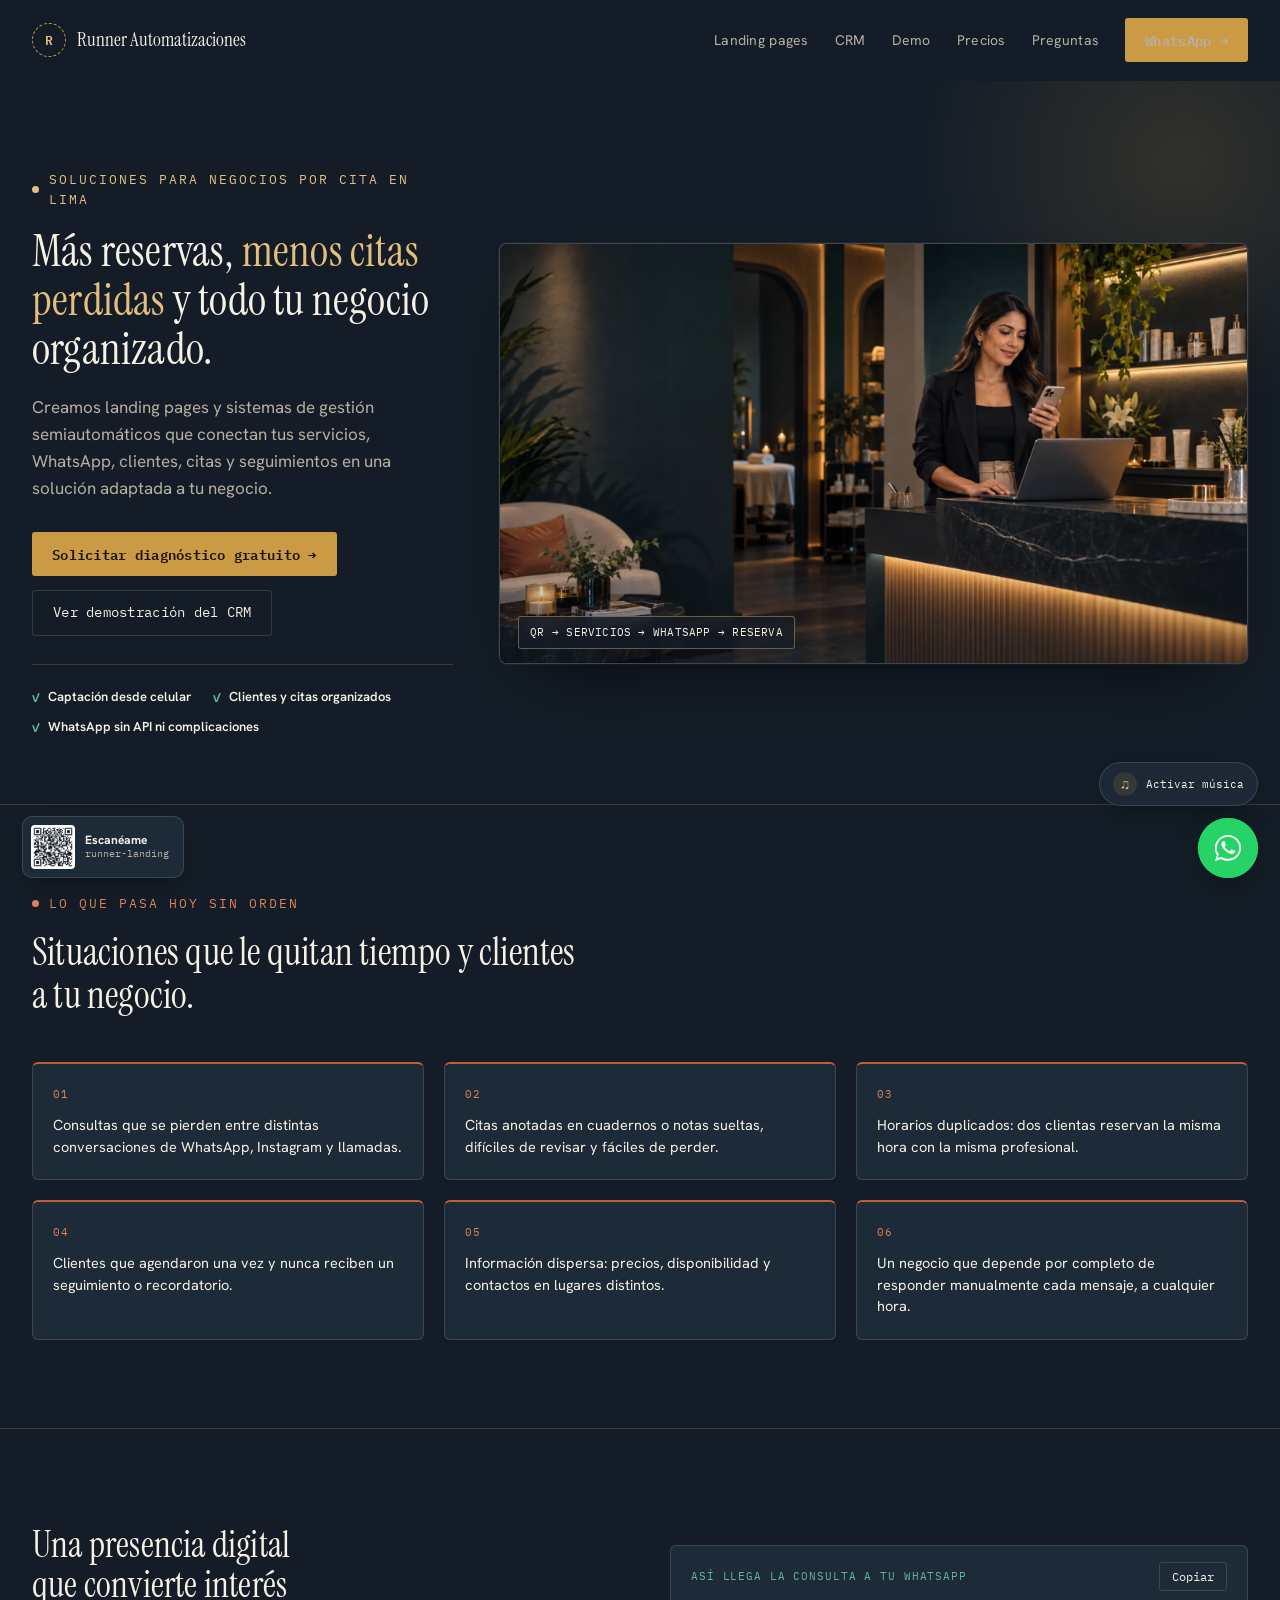
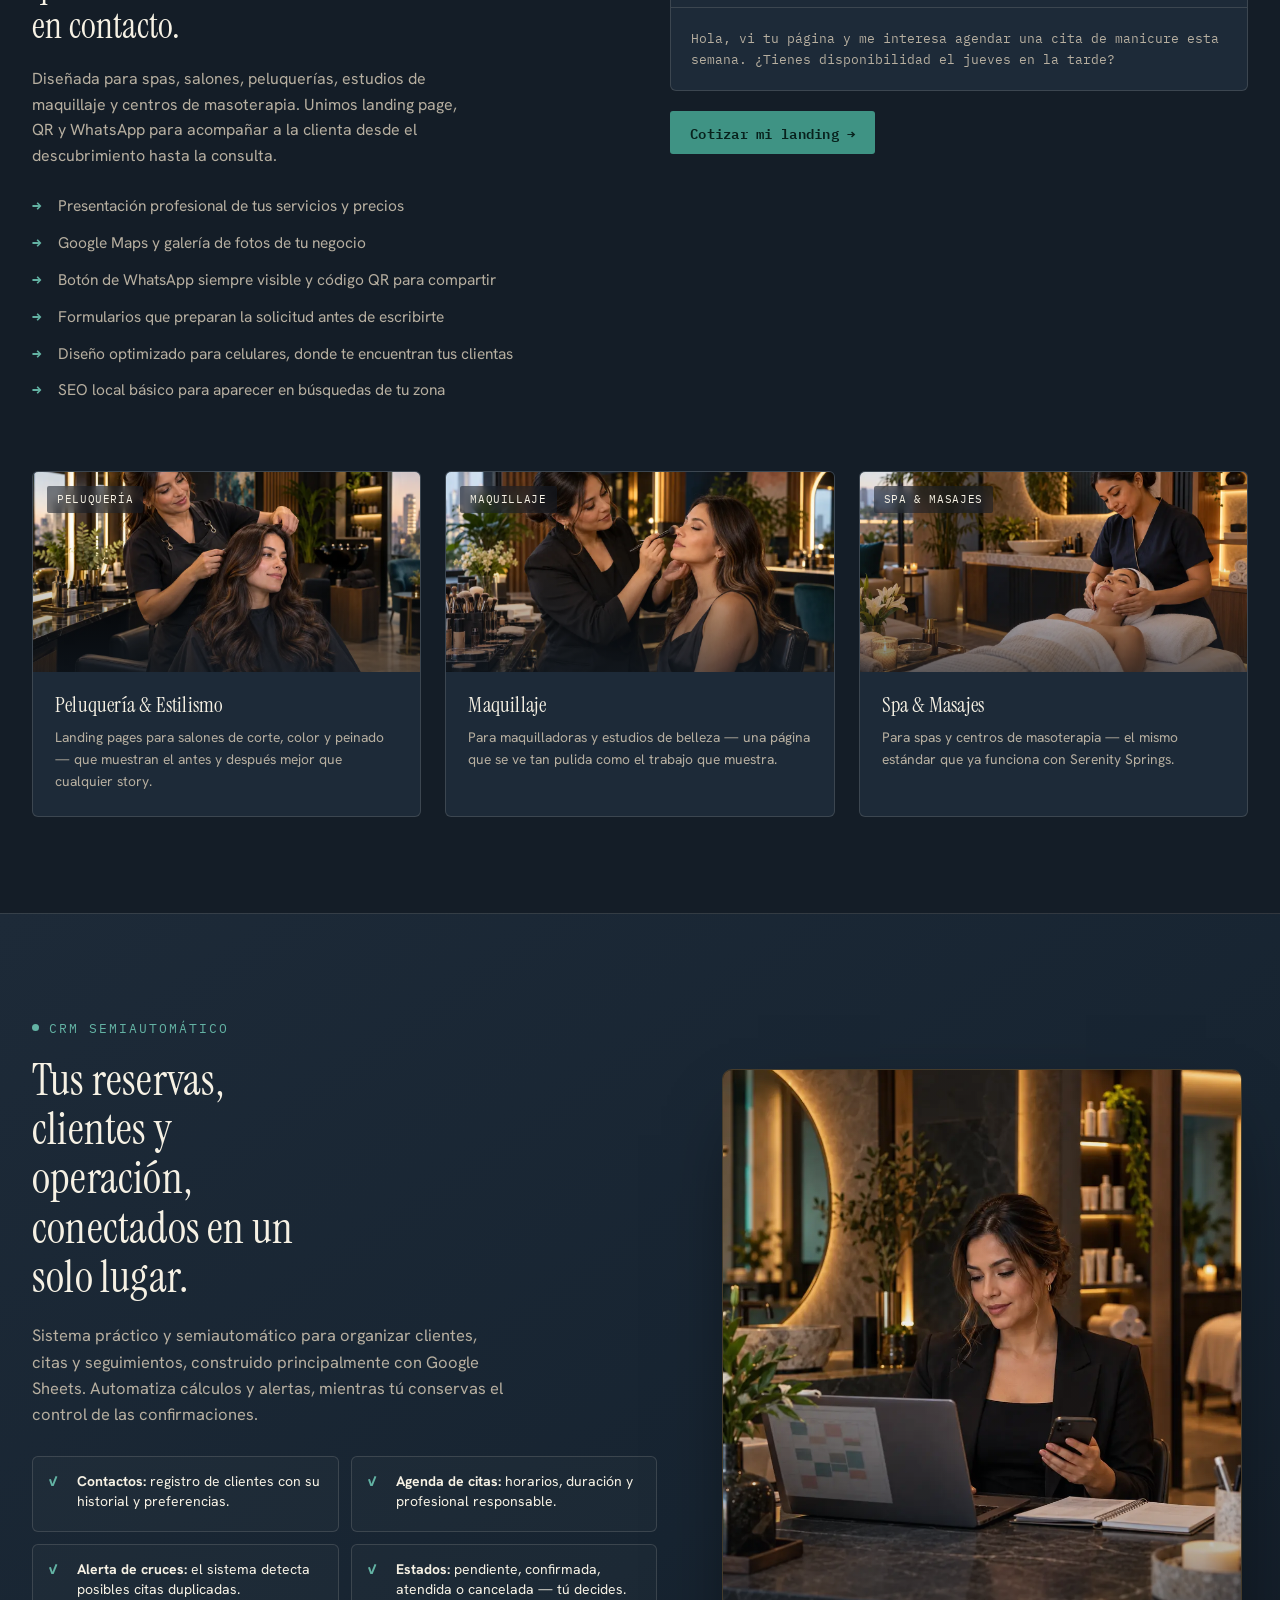
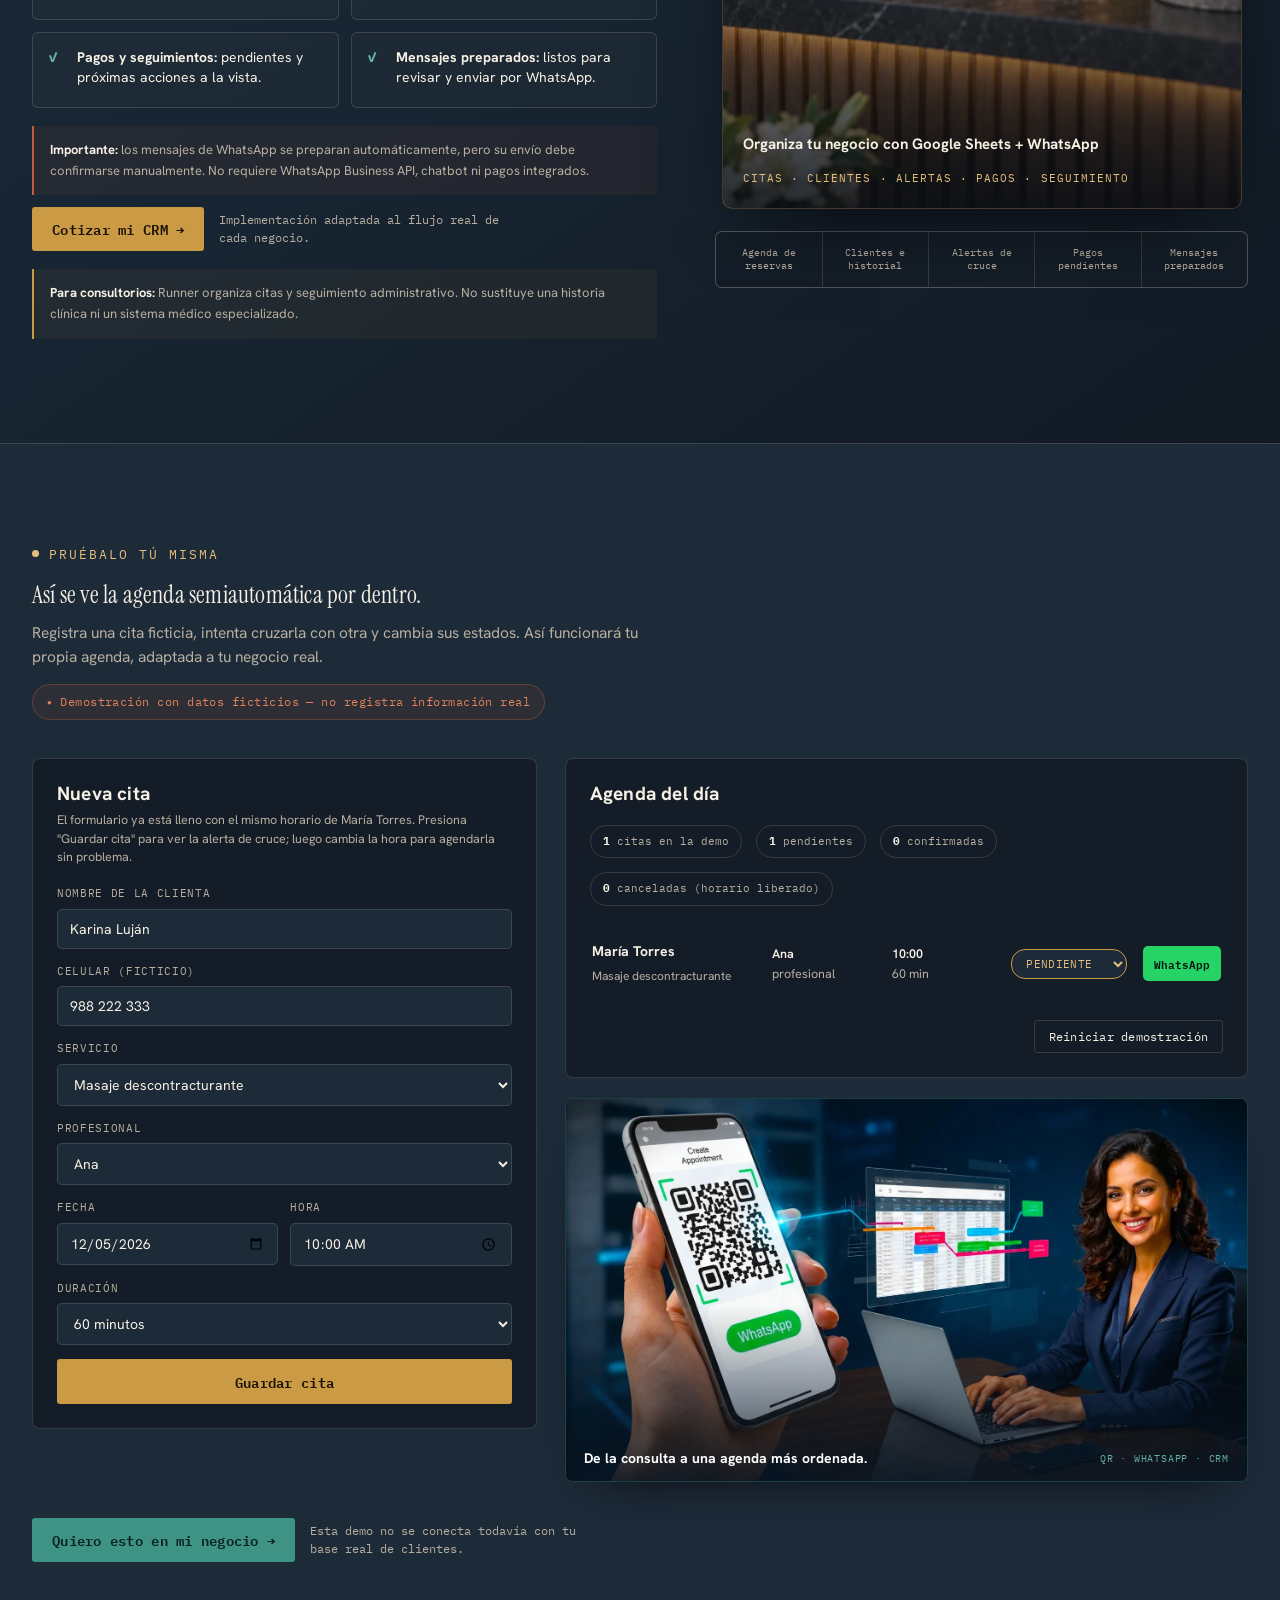
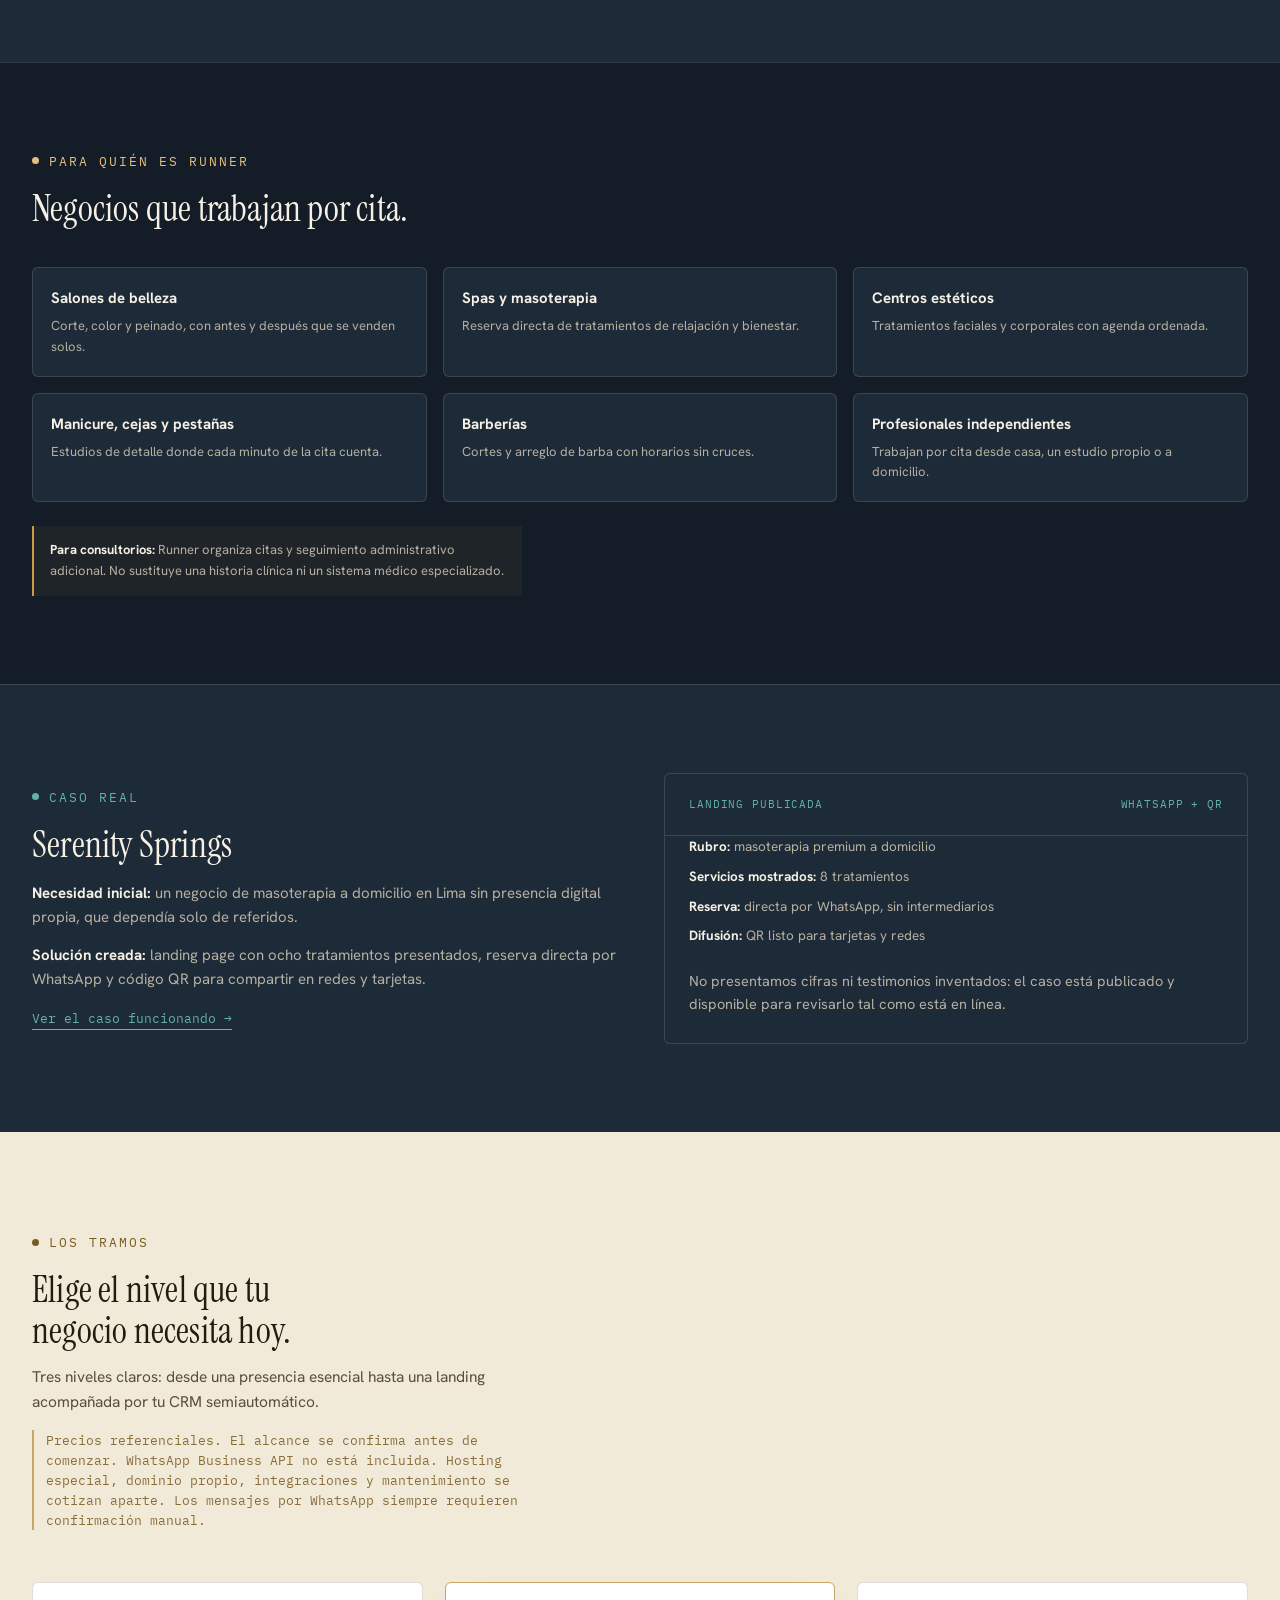
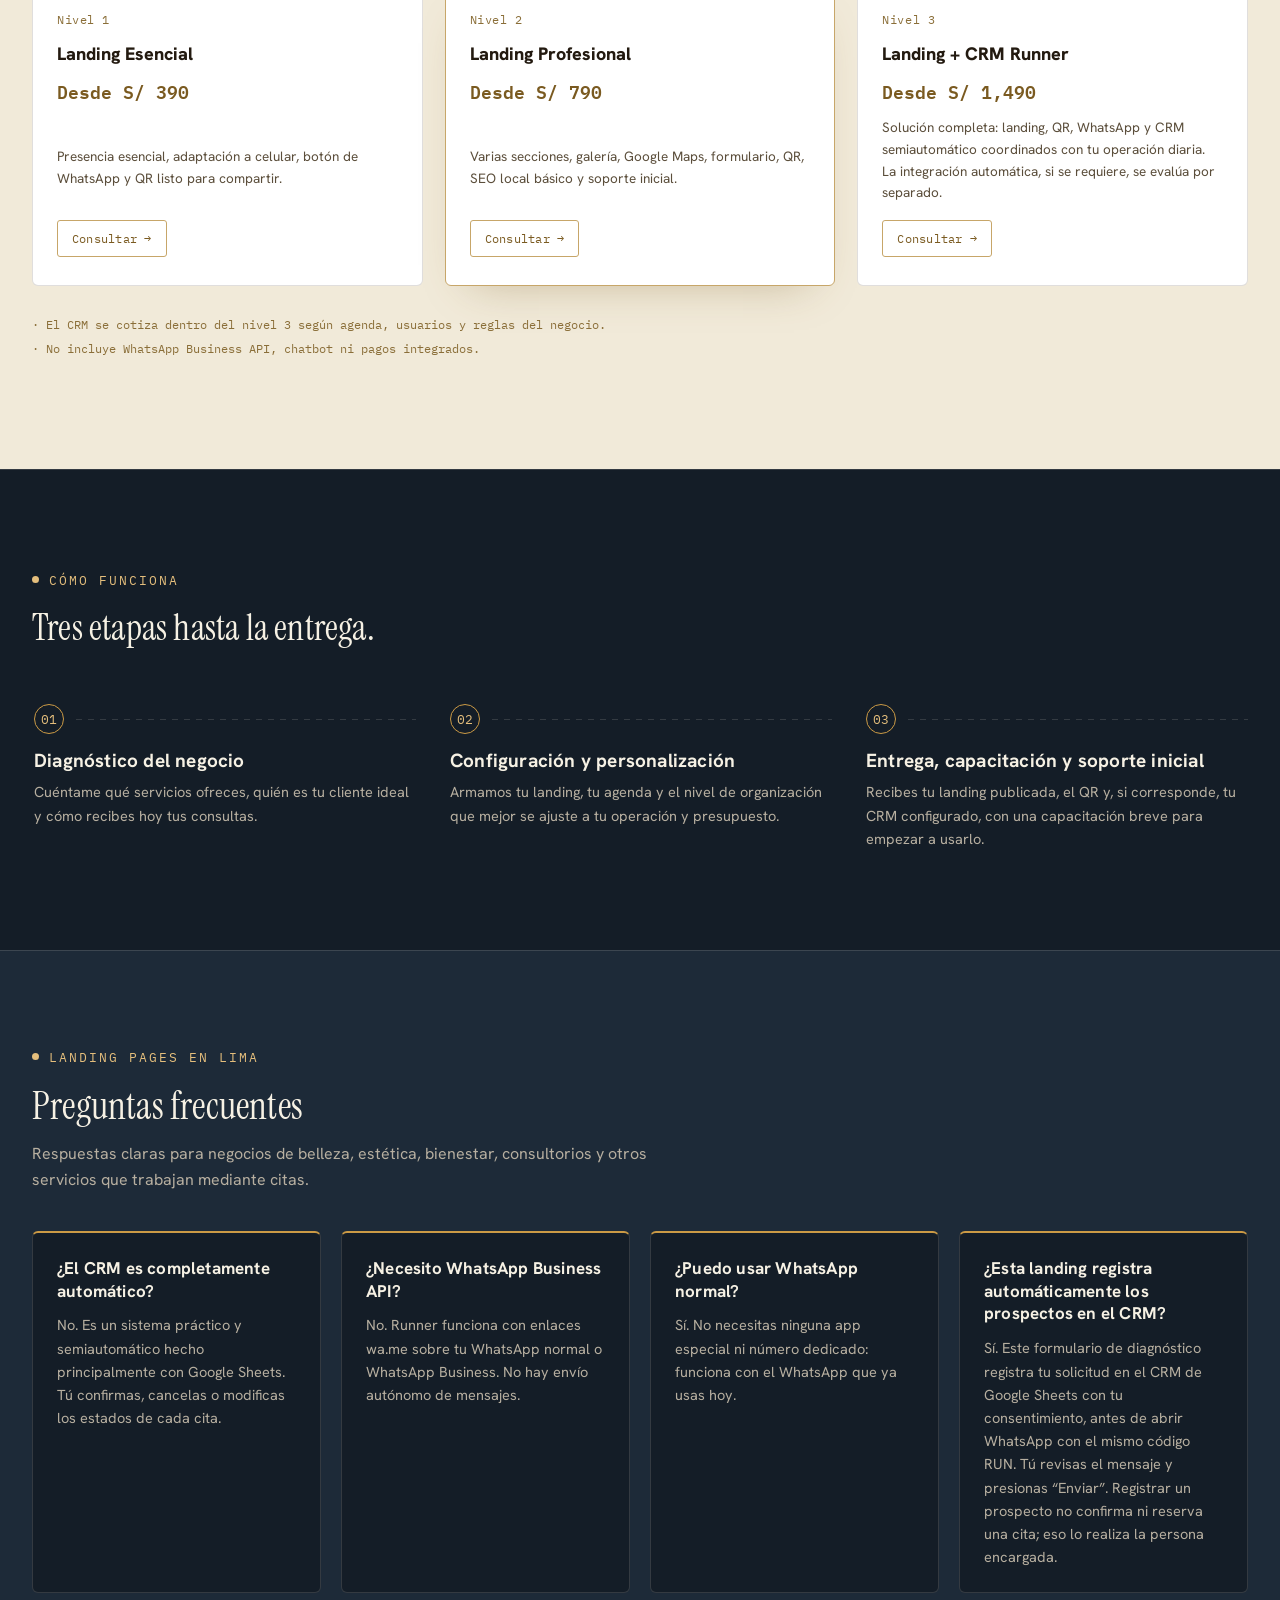
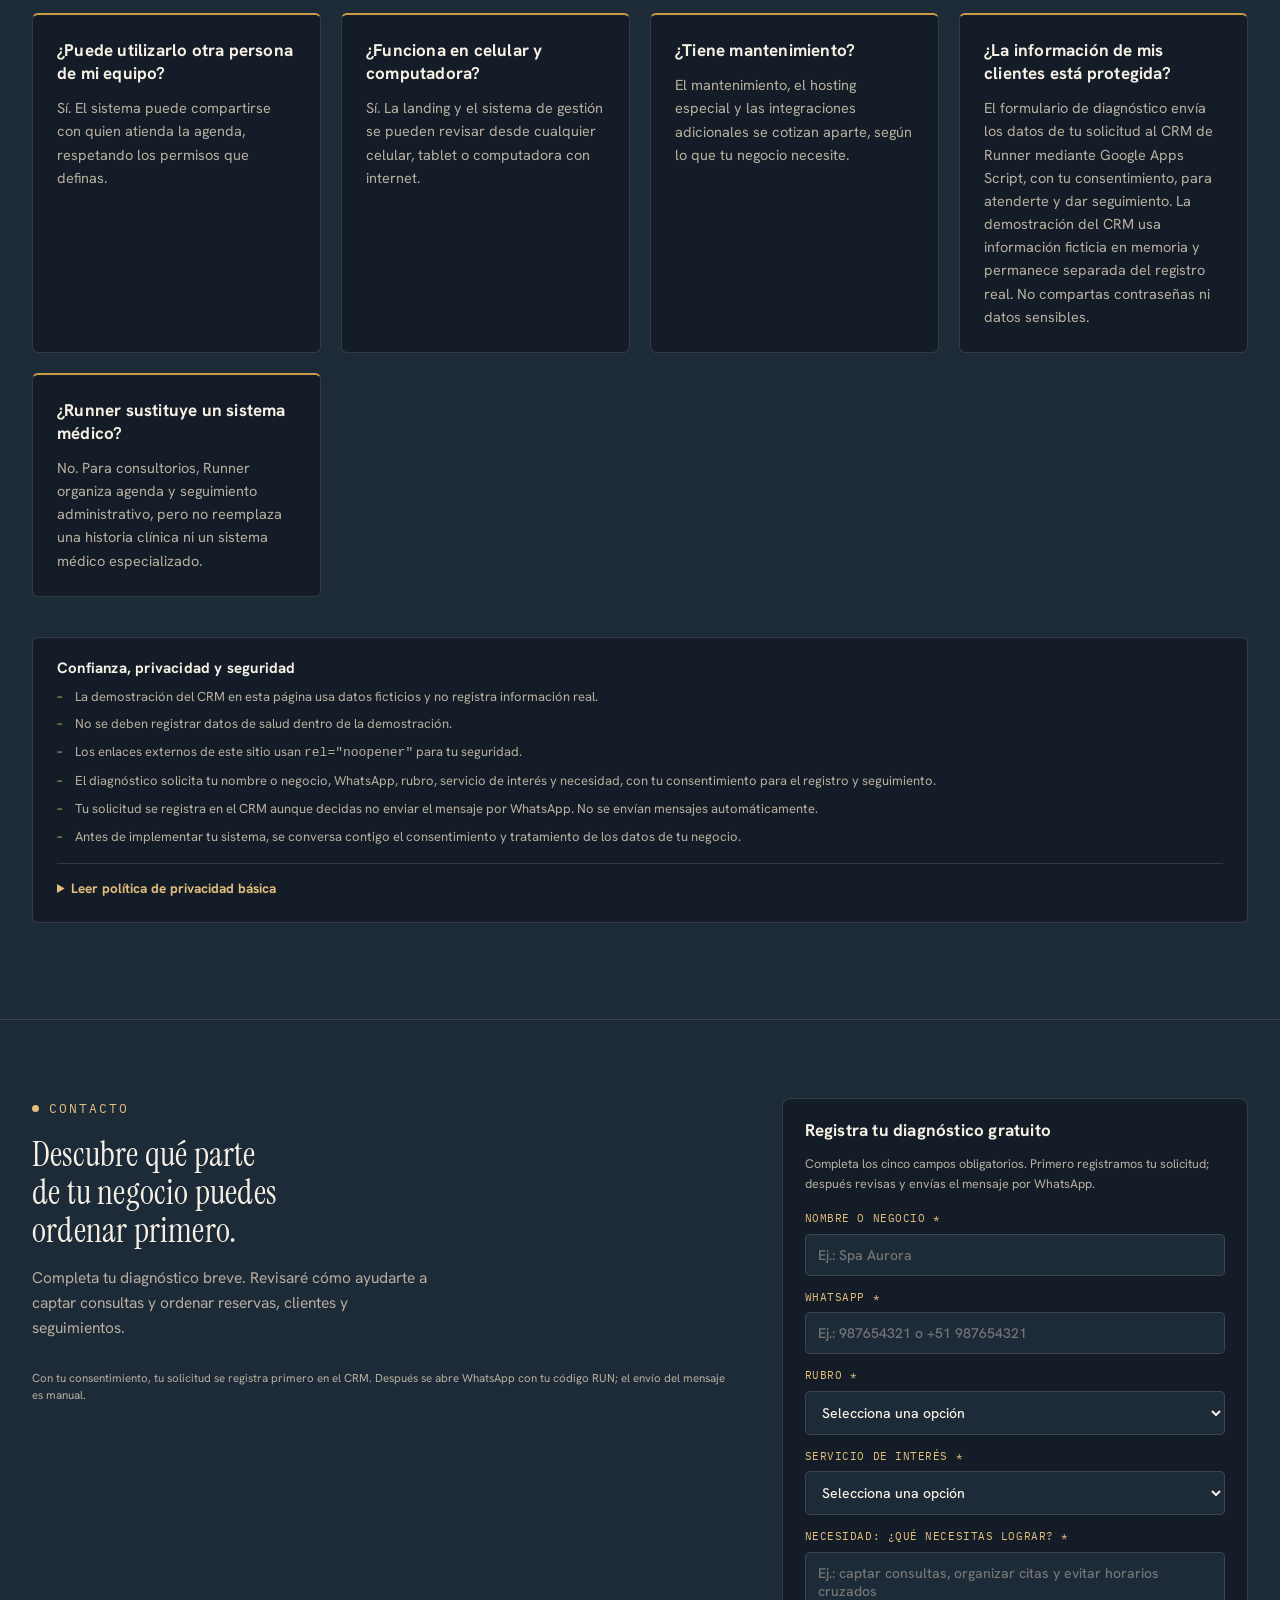
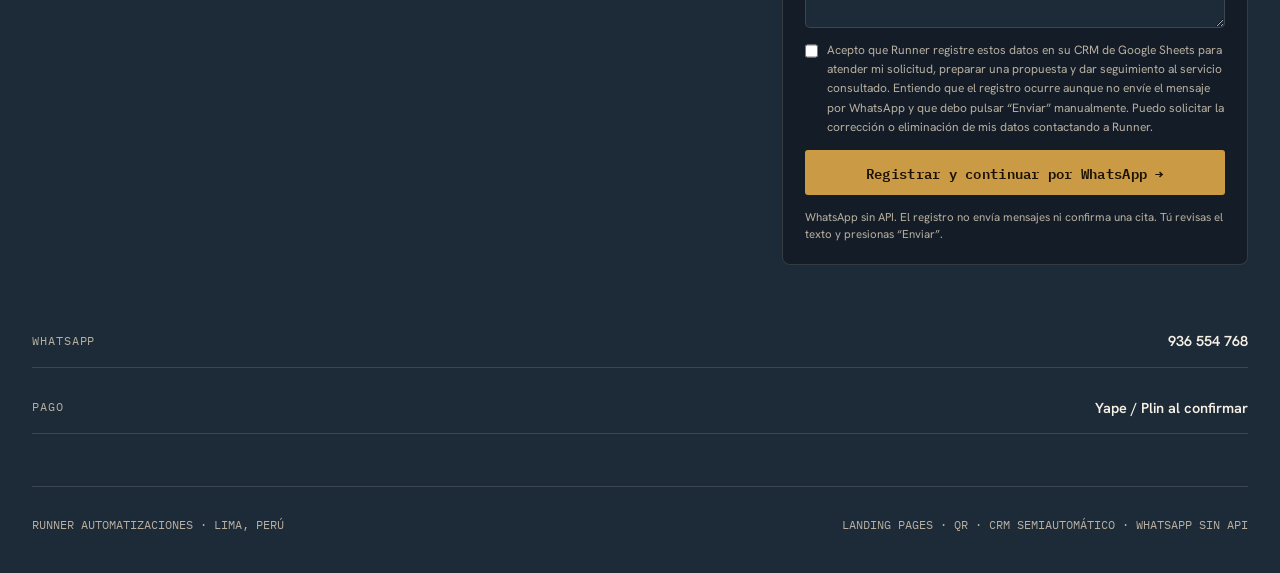
<file: index.html>
<!DOCTYPE html>
<html lang="es-PE">
<head>
<meta charset="UTF-8">
<meta name="viewport" content="width=device-width, initial-scale=1.0">
<meta name="google-site-verification" content="_s5GZPxRnAsTz0yjgh4Mi1SHz-yWGqw6C7h3D4b6KUw">
<title>Landing pages y CRM semiautomático para negocios por cita en Lima | Runner</title>
<meta name="description" content="Runner crea landing pages y sistemas de gestión semiautomáticos para salones, spas y centros de estética en Lima: WhatsApp sin API, agenda con alerta de cruces y seguimiento de clientes.">
<meta name="keywords" content="landing page Lima, CRM para salones, reservas online, gestión de clientes, WhatsApp sin API, Google Sheets, spa, estética, barbería, manicure">
<meta name="robots" content="index, follow, max-image-preview:large, max-snippet:-1, max-video-preview:-1">
<meta name="author" content="Runner Automatizaciones">
<link rel="canonical" href="https://wily-2024.github.io/runner-landing/">
<meta property="og:type" content="website">
<meta property="og:locale" content="es_PE">
<meta property="og:site_name" content="Runner Automatizaciones">
<meta property="og:title" content="Más reservas, menos citas perdidas | Runner">
<meta property="og:description" content="Landing pages y sistemas de gestión semiautomáticos que conectan tus servicios, WhatsApp, clientes, citas y seguimientos.">
<meta property="og:url" content="https://wily-2024.github.io/runner-landing/">
<meta property="og:image" content="https://wily-2024.github.io/runner-landing/assets/runner-og.jpg">
<meta property="og:image:width" content="1200">
<meta property="og:image:height" content="630">
<meta property="og:image:alt" content="Runner organiza reservas, clientes y seguimientos para negocios por cita">
<meta name="twitter:card" content="summary_large_image">
<meta name="twitter:title" content="Más reservas, menos citas perdidas | Runner">
<meta name="twitter:description" content="Landing pages y CRM semiautomático (Google Sheets + WhatsApp sin API) para negocios por cita en Lima.">
<meta name="twitter:image" content="https://wily-2024.github.io/runner-landing/assets/runner-og.jpg">
<link rel="preload" as="image" href="assets/runner-hero-profesional.webp" imagesrcset="assets/runner-hero-profesional.webp 1920w, assets/runner-hero-profesional-4k.webp 3840w" imagesizes="(max-width: 900px) 100vw, 60vw">
<link rel="preconnect" href="https://fonts.googleapis.com">
<link rel="preconnect" href="https://fonts.gstatic.com" crossorigin>
<link href="https://fonts.googleapis.com/css2?family=Instrument+Serif:ital@0;1&family=Hanken+Grotesk:wght@400;500;600;700;800&family=IBM+Plex+Mono:wght@400;500;600&display=swap" rel="stylesheet">
<script type="application/ld+json">
{
  "@context":"https://schema.org",
  "@type":"ProfessionalService",
  "name":"Runner Automatizaciones",
  "url":"https://wily-2024.github.io/runner-landing/",
  "image":"https://wily-2024.github.io/runner-landing/assets/runner-og.jpg",
  "description":"Landing pages y sistemas de gestión semiautomáticos (Google Sheets + WhatsApp sin API) para negocios de belleza, estética, bienestar y otros servicios por cita en Lima.",
  "telephone":"+51 936 554 768",
  "areaServed":{"@type":"City","name":"Lima, Perú"},
  "priceRange":"S/390–S/1,490",
  "knowsAbout":["Landing pages","Códigos QR","WhatsApp sin API","Reservas online","Gestión de clientes con Google Sheets","Diseño web para spas","Diseño web para salones de belleza","Agenda administrativa para consultorios"]
}
</script>
<script type="application/ld+json">
{
  "@context":"https://schema.org",
  "@type":"FAQPage",
  "mainEntity":[
    {"@type":"Question","name":"¿El CRM de Runner es completamente automático?","acceptedAnswer":{"@type":"Answer","text":"No. Es un sistema práctico y semiautomático hecho principalmente con Google Sheets. Organiza clientes, citas y alertas de cruce, pero las confirmaciones y el envío de mensajes los realiza la persona encargada del negocio."}},
    {"@type":"Question","name":"¿Necesito WhatsApp Business API?","acceptedAnswer":{"@type":"Answer","text":"No. Runner funciona con WhatsApp normal o WhatsApp Business mediante enlaces wa.me. El sistema prepara el mensaje y abre WhatsApp; la persona encargada revisa y presiona enviar."}},
    {"@type":"Question","name":"¿Puedo usar mi WhatsApp normal?","acceptedAnswer":{"@type":"Answer","text":"Sí. No se requiere ninguna aplicación especial ni número dedicado; funciona con la app de WhatsApp que ya usas."}},
    {"@type":"Question","name":"¿Esta landing registra automáticamente los prospectos en el CRM?","acceptedAnswer":{"@type":"Answer","text":"Sí. El formulario de diagnóstico de Runner registra tu solicitud en el CRM de Google Sheets con tu consentimiento, antes de abrir WhatsApp con el mismo código RUN. Debes revisar el mensaje y presionar Enviar manualmente. El registro de un prospecto no confirma ni reserva una cita; esas acciones las realiza la persona encargada."}},
    {"@type":"Question","name":"¿Cuánto cuesta una solución Runner?","acceptedAnswer":{"@type":"Answer","text":"Landing Esencial desde S/390, Landing Profesional desde S/790 y Landing + CRM Runner desde S/1,490. Los precios son referenciales y el alcance se confirma antes de comenzar."}},
    {"@type":"Question","name":"¿Runner sustituye una historia clínica o un sistema médico?","acceptedAnswer":{"@type":"Answer","text":"No. Para consultorios, Runner organiza la agenda y el seguimiento administrativo, pero no reemplaza una historia clínica ni un sistema médico especializado."}}
  ]
}
</script>
<style>
  :root{
    --ink:#141D27;
    --ink-2:#1D2A38;
    --ink-3:#26374A;
    --paper:#F1EAD9;
    --paper-2:#E7DEC8;
    --paper-ink:#231A10;
    --gold:#CB9A45;
    --gold-soft:#E4BE7C;
    --terracotta:#C15E36;
    --terracotta-soft:#DE8259;
    --turquoise:#3F9384;
    --turquoise-soft:#63B3A4;
    --text-strong:#F6F1E4;
    --text-soft:#B7AFA0;
    --line:rgba(246,241,228,0.14);
    --line-paper:rgba(35,26,16,0.14);
    --font-display:'Instrument Serif', 'Georgia', serif;
    --font-body:'Hanken Grotesk', -apple-system, sans-serif;
    --font-mono:'IBM Plex Mono', 'Courier New', monospace;
    --maxw:1280px;
    scroll-behavior:smooth;
  }
  html{scroll-padding-top:84px;}
  @media (prefers-reduced-motion: reduce){
    html{scroll-behavior:auto;}
    *{animation-duration:0.001ms !important; animation-iteration-count:1 !important; transition-duration:0.001ms !important;}
  }
  *{box-sizing:border-box; margin:0; padding:0;}
  body{
    background:var(--ink);
    color:var(--text-soft);
    font-family:var(--font-body);
    font-size:16px;
    line-height:1.6;
    -webkit-font-smoothing:antialiased;
  }
  img{max-width:100%; display:block;}
  a{color:inherit; text-decoration:none;}
  button{font-family:inherit;}
  .wrap{max-width:var(--maxw); margin:0 auto; padding:0 32px;}
  @media (max-width:640px){.wrap{padding:0 20px;}}

  h1,h2,h3{font-family:var(--font-display); font-weight:400; color:var(--text-strong); line-height:1.12; letter-spacing:0.2px;}
  .eyebrow{
    font-family:var(--font-mono); font-size:12.5px; letter-spacing:0.16em; text-transform:uppercase;
    display:flex; align-items:center; gap:10px; margin-bottom:18px;
  }
  .eyebrow .dot{width:7px; height:7px; border-radius:50%; background:currentColor; flex:none;}
  .arrow-list{list-style:none;}
  .arrow-list li{position:relative; padding-left:26px; margin-bottom:12px; font-size:15.5px;}
  .arrow-list li::before{content:"→"; position:absolute; left:0; top:0; font-family:var(--font-mono); font-weight:600;}

  /* ---------- NAV ---------- */
  header{
    position:sticky; top:0; z-index:50;
    padding:18px 0;
    background:rgba(20,29,39,0);
    border-bottom:1px solid transparent;
    transition:background .35s ease, border-color .35s ease, padding .35s ease;
  }
  header.is-solid{background:rgba(20,29,39,0.92); backdrop-filter:blur(10px); border-color:var(--line); padding:13px 0;}
  header .wrap{display:flex; align-items:center; justify-content:space-between; gap:24px;}
  .brand{display:flex; align-items:center; gap:11px; font-family:var(--font-display); font-size:19px; color:var(--text-strong); white-space:nowrap;}
  .brand-mark{
    width:34px; height:34px; border-radius:50%; flex:none; position:relative;
    border:1.5px dashed var(--gold);
    display:flex; align-items:center; justify-content:center;
    font-family:var(--font-mono); font-weight:600; font-size:13px; color:var(--gold-soft);
  }
  nav.primary-nav{display:flex; align-items:center; gap:26px;}
  nav.primary-nav a{font-size:14px; letter-spacing:0.02em; color:var(--text-soft); transition:color .2s;}
  nav.primary-nav a:hover{color:var(--text-strong);}
  .btn{
    display:inline-flex; align-items:center; gap:8px;
    font-family:var(--font-mono); font-size:13.5px; letter-spacing:0.02em;
    padding:11px 20px; border-radius:3px; white-space:nowrap; border:none; cursor:pointer;
    transition:transform .2s ease, box-shadow .2s ease, background .2s ease;
  }
  .btn-primary{background:var(--gold); color:#1B1204; font-weight:600;}
  .btn-primary:hover{transform:translateY(-1px); box-shadow:0 8px 22px -8px rgba(203,154,69,0.55);}
  .btn-ghost{border:1px solid var(--line); color:var(--text-strong); background:transparent;}
  .btn-ghost:hover{border-color:var(--gold-soft); color:var(--gold-soft);}
  .btn-turq{background:var(--turquoise); color:#08221D; font-weight:600;}
  .btn-turq:hover{transform:translateY(-1px); box-shadow:0 8px 22px -8px rgba(63,147,132,0.55);}
  .btn-sm{padding:8px 14px; font-size:12px;}
  .nav-toggle{display:none; background:none; border:1px solid var(--line); border-radius:3px; width:38px; height:38px; color:var(--text-strong); font-size:18px;}

  @media (max-width:860px){
    nav.primary-nav{position:fixed; inset:64px 0 auto 0; background:var(--ink-2); flex-direction:column; align-items:flex-start; padding:20px 24px 26px; gap:16px; border-bottom:1px solid var(--line); transform:translateY(-12px); opacity:0; pointer-events:none; transition:opacity .25s, transform .25s; max-height:80vh; overflow-y:auto;}
    nav.primary-nav.is-open{opacity:1; transform:translateY(0); pointer-events:auto;}
    .nav-toggle{display:block;}
    .header-cta{display:none;}
  }

  /* ---------- HERO ---------- */
  .hero{padding:88px 0 66px; position:relative; overflow:hidden;}
  .hero::before{
    content:""; position:absolute; top:-180px; right:-160px; width:520px; height:520px; border-radius:50%;
    background:radial-gradient(circle, rgba(203,154,69,0.16), transparent 70%); pointer-events:none;
  }
  .hero-grid{display:grid; grid-template-columns:0.72fr 1.28fr; gap:46px; align-items:center;}
  @media (max-width:900px){.hero-grid{grid-template-columns:1fr; gap:52px;}}
  .hero h1{font-size:clamp(30px,3.4vw,46px); max-width:20ch;}
  .hero h1 em{font-style:normal; color:var(--gold-soft);}
  .hero p.lede{margin-top:20px; font-size:17px; max-width:46ch; color:var(--text-soft);}
  .hero-ctas{display:flex; flex-wrap:wrap; gap:14px; margin-top:30px;}
  .hero-benefits{display:flex; flex-wrap:wrap; gap:10px 22px; margin-top:28px; padding-top:22px; border-top:1px solid var(--line);}
  .hero-benefits span{display:flex; align-items:center; gap:8px; font-size:13px; color:var(--text-strong); font-weight:600;}
  .hero-benefits span::before{content:"✓"; color:var(--turquoise-soft); font-family:var(--font-mono);}

  .route-card{
    background:var(--ink-2); border:1px solid var(--line); border-radius:8px; padding:0; overflow:hidden; position:relative; aspect-ratio:16/9;
    box-shadow:0 28px 70px -34px rgba(0,0,0,.85), 0 0 0 1px rgba(203,154,69,.08);
  }
  .hero-photo{position:absolute; inset:0; width:100%; height:100%; object-fit:cover;}
  .hero-photo-overlay{position:absolute; inset:0; pointer-events:none; background:linear-gradient(90deg, rgba(20,29,39,.13), transparent 25%), linear-gradient(180deg, transparent 72%, rgba(20,29,39,.36));}
  .hero-caption{position:absolute; left:18px; bottom:14px; z-index:2; padding:7px 11px; border:1px solid rgba(228,190,124,.4); border-radius:3px; background:rgba(20,29,39,.72); backdrop-filter:blur(7px); font-family:var(--font-mono); font-size:11px; color:var(--text-strong); letter-spacing:.02em;}
  @media (max-width:640px){.hero{padding:66px 0 52px}.hero-caption{font-size:9.5px; left:10px; bottom:9px; padding:5px 8px}}

  /* ---------- PROBLEMAS ---------- */
  .problems{padding:88px 0; border-top:1px solid var(--line);}
  .problems .head{max-width:62ch; margin-bottom:46px;}
  .problems h2{font-size:clamp(26px,3.4vw,38px);}
  .problem-grid{display:grid; grid-template-columns:repeat(3,1fr); gap:20px;}
  @media (max-width:900px){.problem-grid{grid-template-columns:repeat(2,1fr);}}
  @media (max-width:640px){.problem-grid{grid-template-columns:1fr;}}
  .problem-card{background:var(--ink-2); border:1px solid var(--line); border-top:2px solid var(--terracotta); border-radius:6px; padding:22px 20px;}
  .problem-card .p-icon{font-family:var(--font-mono); font-size:11px; letter-spacing:.08em; text-transform:uppercase; color:var(--terracotta-soft); margin-bottom:10px; display:block;}
  .problem-card p{font-size:14.5px; color:var(--text-strong); line-height:1.5;}

  /* ---------- TAMBO SECTIONS ---------- */
  .tambo{padding:96px 0; border-top:1px solid var(--line); scroll-margin-top:84px;}
  .tambo-grid{display:grid; grid-template-columns:1fr 1fr; gap:60px; align-items:start;}
  @media (max-width:900px){.tambo-grid{grid-template-columns:1fr; gap:42px;}}
  .tambo h2{font-size:clamp(26px,3.4vw,36px); max-width:16ch; margin-bottom:20px;}
  .tambo p.intro{font-size:16px; max-width:48ch; margin-bottom:26px; color:var(--text-soft);}
  .tambo.turquoise .eyebrow{color:var(--turquoise-soft);}
  .tambo.terracotta .eyebrow{color:var(--terracotta-soft);}
  .tambo.turquoise .arrow-list li::before{color:var(--turquoise-soft);}
  .tambo.terracotta .arrow-list li::before{color:var(--terracotta-soft);}

  .proof-card{
    background:var(--ink-2); border:1px solid var(--line); border-radius:6px; overflow:hidden;
  }
  .proof-card .proof-top{
    padding:22px 24px; display:flex; align-items:center; justify-content:space-between; gap:12px; border-bottom:1px solid var(--line); flex-wrap:wrap;
  }
  .proof-card .proof-top span.tag{font-family:var(--font-mono); font-size:11px; letter-spacing:0.08em; text-transform:uppercase;}
  .tambo.turquoise .proof-card .proof-top span.tag{color:var(--turquoise-soft);}
  .tambo.terracotta .proof-card .proof-top span.tag{color:var(--terracotta-soft);}
  .proof-card .proof-body{padding:26px 24px 28px;}
  .proof-card h3{font-size:20px; margin-bottom:9px;}
  .proof-card p{font-size:14.5px; color:var(--text-soft); margin-bottom:18px;}
  .proof-card .case-link{font-family:var(--font-mono); font-size:13px; display:inline-flex; align-items:center; gap:7px; border-bottom:1px solid currentColor; padding-bottom:2px;}
  .tambo.turquoise .case-link{color:var(--turquoise-soft);}
  .tambo.terracotta .case-link{color:var(--terracotta-soft);}
  .proof-list{list-style:none; padding:0 24px 22px; display:grid; gap:8px;}
  .proof-list li{font-size:13.5px; color:var(--text-soft);}
  .proof-list li strong{color:var(--text-strong);}

  .wa-template{margin-top:20px; background:var(--ink-2); border:1px solid var(--line); border-radius:6px; overflow:hidden;}
  .wa-template .wa-top{padding:16px 20px; display:flex; align-items:center; justify-content:space-between; border-bottom:1px solid var(--line);}
  .wa-template .wa-top span.tag{font-family:var(--font-mono); font-size:11px; letter-spacing:.08em; text-transform:uppercase;}
  .tambo.turquoise .wa-template .wa-top span.tag{color:var(--turquoise-soft);}
  .tambo.terracotta .wa-template .wa-top span.tag{color:var(--terracotta-soft);}
  .wa-copy{font-family:var(--font-mono); font-size:12px; background:none; border:1px solid var(--line); border-radius:3px; padding:6px 12px; color:var(--text-strong); cursor:pointer; transition:border-color .2s, color .2s;}
  .wa-copy:hover{border-color:var(--gold-soft); color:var(--gold-soft);}
  .wa-copy.copied{border-color:var(--turquoise-soft); color:var(--turquoise-soft);}
  .wa-copy.wa-copy-error{border-color:var(--terracotta-soft); color:var(--terracotta-soft);}
  .wa-template pre{padding:20px; margin:0; font-family:var(--font-mono); font-size:12.6px; line-height:1.65; color:var(--text-soft); white-space:pre-wrap; word-break:break-word;}

  /* ---------- SPECIALTY CARDS ---------- */
  .card-grid{display:grid; grid-template-columns:repeat(3,1fr); gap:24px; margin-top:56px;}
  @media (max-width:860px){.card-grid{grid-template-columns:1fr;}}
  .s-card{background:var(--ink-2); border:1px solid var(--line); border-radius:6px; overflow:hidden; display:flex; flex-direction:column;}
  .s-visual{position:relative; height:200px; overflow:hidden; background:var(--ink-3);}
  .s-photo{position:absolute; inset:0; width:100%; height:100%; object-fit:cover; animation:s-kenburns 17s ease-in-out infinite;}
  @keyframes s-kenburns{0%{transform:scale(1) translate(0,0);}50%{transform:scale(1.09) translate(-1.5%,-1%);}100%{transform:scale(1) translate(0,0);}}
  .s-overlay{position:absolute; inset:0; background:linear-gradient(180deg, rgba(20,29,39,0) 45%, rgba(20,29,39,.62) 100%);}
  .s-tag{position:absolute; top:14px; left:14px; font-family:var(--font-mono); font-size:10.5px; letter-spacing:.06em; text-transform:uppercase; background:rgba(20,29,39,.55); backdrop-filter:blur(4px); padding:5px 10px; border-radius:2px; color:var(--text-strong);}
  .s-body{padding:22px 22px 24px;}
  .s-body h3{font-size:21px; margin-bottom:8px;}
  .s-body .desc{font-size:13.8px; color:var(--text-soft);}

  /* ---------- GESTIÓN / CRM ---------- */
  .operations{padding:104px 0; border-top:1px solid var(--line); background:linear-gradient(145deg,var(--ink-2),#172431 54%,#111923);}
  .operations-grid{display:grid; grid-template-columns:minmax(0,1.08fr) minmax(320px,.92fr); gap:58px; align-items:center;}
  .operations-copy h2{font-size:clamp(30px,4vw,44px); max-width:15ch; margin-bottom:20px;}
  .operations-copy .intro{font-size:16.5px; max-width:53ch; margin-bottom:26px;}
  .operations-list{display:grid; grid-template-columns:repeat(2,minmax(0,1fr)); gap:12px; list-style:none; margin:28px 0 18px;}
  .operations-list li{min-height:76px; padding:15px 16px 14px 44px; position:relative; border:1px solid var(--line); border-radius:6px; background:rgba(255,255,255,.025); color:var(--text-strong); font-size:14px; line-height:1.42;}
  .operations-list li::before{content:"✓"; position:absolute; left:16px; top:15px; color:var(--turquoise-soft); font-family:var(--font-mono); font-weight:700;}
  .operations-actions{display:flex; align-items:center; gap:15px; flex-wrap:wrap; margin-top:12px;}
  .operations-note{font-family:var(--font-mono); font-size:11.5px; color:var(--text-soft); max-width:42ch;}
  .management-visual{position:relative; width:min(100%,520px); aspect-ratio:2/3; max-height:740px; margin-inline:auto; border:1px solid rgba(228,190,124,.24); border-radius:10px; overflow:hidden; background:#111; box-shadow:0 30px 80px -36px rgba(0,0,0,.9);}
  .management-visual img{width:100%; height:100%; object-fit:cover;}
  .management-visual::after{content:""; position:absolute; inset:0; background:linear-gradient(180deg,rgba(10,15,22,.06) 52%,rgba(10,15,22,.88) 100%); pointer-events:none;}
  .management-caption{position:absolute; z-index:2; left:20px; right:20px; bottom:18px;}
  .management-caption strong{display:block; color:var(--text-strong); font-size:15px; margin-bottom:8px;}
  .management-caption span{font-family:var(--font-mono); font-size:10.5px; letter-spacing:.1em; color:var(--gold-soft);}
  .capability-strip{display:grid; grid-template-columns:repeat(5,1fr); gap:1px; margin-top:22px; border:1px solid var(--line); background:var(--line); border-radius:7px; overflow:hidden;}
  .capability-strip span{background:var(--ink); padding:14px 8px; text-align:center; font-family:var(--font-mono); font-size:10px; line-height:1.35; color:var(--text-soft);}
  .note-box{margin-top:18px; padding:14px 16px; border-left:2px solid var(--gold); background:rgba(203,154,69,.06); font-size:13px; color:var(--text-soft);}
  .note-box.warn{border-left-color:var(--terracotta); background:rgba(193,94,54,.08);}
  .note-box strong{color:var(--text-strong);}
  @media (max-width:980px){.operations-grid{grid-template-columns:1fr;}.operations-copy h2{max-width:18ch;}.management-visual{max-width:720px;}}
  @media (max-width:640px){.operations{padding:78px 0;}.operations-list{grid-template-columns:1fr;}.capability-strip{grid-template-columns:repeat(2,1fr);}.capability-strip span:last-child{grid-column:1/-1;}.operations-note{width:100%;}}

  /* ---------- DEMO CRM ---------- */
  .demo-crm{padding:100px 0; border-top:1px solid var(--line); background:var(--ink-2);}
  .demo-head{max-width:70ch; margin-bottom:14px;}
  .demo-badge{display:inline-flex; align-items:center; gap:8px; font-family:var(--font-mono); font-size:11.5px; letter-spacing:.04em; color:var(--terracotta-soft); background:rgba(193,94,54,.1); border:1px solid rgba(193,94,54,.35); border-radius:20px; padding:8px 14px; margin-bottom:26px;}
  .demo-badge::before{content:"●"; font-size:8px;}
  .demo-shell{display:grid; grid-template-columns:0.85fr 1.15fr; gap:28px; align-items:start; margin-top:12px;}
  @media (max-width:960px){.demo-shell{grid-template-columns:1fr;}}
  .demo-right-column{display:grid; gap:20px; min-width:0;}
  .demo-panel{background:var(--ink); border:1px solid var(--line); border-radius:8px; padding:24px;}
  .demo-panel h3{font-size:19px; margin-bottom:6px; font-family:var(--font-body); font-weight:700; color:var(--text-strong);}
  .demo-panel .demo-help{font-size:12.5px; color:var(--text-soft); margin-bottom:18px; line-height:1.5;}
  .demo-field{margin-bottom:14px;}
  .demo-field label{display:block; font-family:var(--font-mono); font-size:11px; text-transform:uppercase; letter-spacing:.06em; color:var(--text-soft); margin-bottom:6px;}
  .demo-field input, .demo-field select{
    width:100%; background:var(--ink-2); border:1px solid var(--line); border-radius:5px; color:var(--text-strong);
    padding:10px 12px; font-family:var(--font-body); font-size:14px;
  }
  .demo-field input:focus, .demo-field select:focus{outline:none; border-color:var(--gold-soft);}
  .demo-row2{display:grid; grid-template-columns:1fr 1fr; gap:12px;}
  .demo-alert{margin-top:6px; margin-bottom:14px; padding:12px 14px; border-radius:6px; font-size:13px; display:none;}
  .demo-alert.show{display:block;}
  .demo-alert.error{background:rgba(193,94,54,.14); border:1px solid rgba(193,94,54,.5); color:var(--terracotta-soft);}
  .demo-alert.success{background:rgba(63,147,132,.14); border:1px solid rgba(63,147,132,.5); color:var(--turquoise-soft);}
  .demo-agenda{background:var(--ink); border:1px solid var(--line); border-radius:8px; padding:22px 22px 10px;}
  .demo-agenda-top{display:flex; align-items:center; justify-content:space-between; gap:10px; margin-bottom:6px; flex-wrap:wrap;}
  .demo-summary{display:flex; gap:14px; flex-wrap:wrap; margin:14px 0 18px;}
  .demo-summary .chip{font-family:var(--font-mono); font-size:11px; padding:7px 12px; border-radius:16px; border:1px solid var(--line); color:var(--text-soft);}
  .demo-summary .chip strong{color:var(--text-strong);}
  .demo-table{width:100%; border-collapse:collapse;}
  .demo-appt{border-top:1px solid var(--line); padding:16px 2px; display:grid; grid-template-columns:1.4fr .9fr .9fr 1fr auto; gap:10px; align-items:center;}
  .demo-appt:first-child{border-top:none;}
  .demo-appt.cancelled{opacity:.5;}
  .demo-appt .who strong{display:block; color:var(--text-strong); font-size:14px;}
  .demo-appt .who span{font-size:12px; color:var(--text-soft);}
  .demo-appt .meta{font-size:12.5px; color:var(--text-soft);}
  .demo-appt .meta strong{color:var(--text-strong); font-weight:600;}
  .status-select{font-family:var(--font-mono); font-size:11px; border-radius:14px; padding:6px 10px; border:1px solid var(--line); background:var(--ink-2); color:var(--text-strong); text-transform:uppercase; letter-spacing:.03em;}
  .status-select.pendiente{border-color:var(--gold); color:var(--gold-soft);}
  .status-select.confirmada{border-color:var(--turquoise); color:var(--turquoise-soft);}
  .status-select.atendida{border-color:#6FA8DC; color:#9FC6EE;}
  .status-select.cancelada{border-color:var(--text-soft); color:var(--text-soft);}
  .demo-wa-btn{font-family:var(--font-mono); font-size:11px; background:#25D366; color:#04140D; border:none; border-radius:5px; padding:8px 11px; cursor:pointer; white-space:nowrap; font-weight:600;}
  .demo-wa-btn:hover{filter:brightness(1.08);}
  .demo-wa-btn:disabled{background:var(--ink-3); color:var(--text-soft); cursor:not-allowed;}
  .demo-toast{margin-top:14px; padding:10px 14px; border-radius:6px; background:rgba(63,147,132,.14); border:1px solid rgba(63,147,132,.5); color:var(--turquoise-soft); font-size:12.5px; display:none;}
  .demo-toast.show{display:block;}
  .demo-reset{margin-top:16px; display:flex; justify-content:flex-end;}
  .demo-bridge-visual{position:relative; min-height:230px; aspect-ratio:16/9; overflow:hidden; border:1px solid rgba(63,147,132,.35); border-radius:8px; background:#081523; box-shadow:0 22px 48px -32px rgba(0,0,0,.9);}
  .demo-bridge-visual img{width:100%; height:100%; object-fit:cover; object-position:center;}
  .demo-bridge-visual::after{content:""; position:absolute; inset:0; background:linear-gradient(180deg,transparent 54%,rgba(8,21,35,.88) 100%); pointer-events:none;}
  .demo-bridge-caption{position:absolute; z-index:2; left:18px; right:18px; bottom:14px; display:flex; align-items:flex-end; justify-content:space-between; gap:16px;}
  .demo-bridge-caption strong{color:#fff; font-size:14px; line-height:1.3;}
  .demo-bridge-caption span{font-family:var(--font-mono); color:var(--turquoise-soft); font-size:10px; letter-spacing:.08em; text-align:right;}
  @media (max-width:760px){
    .demo-row2{grid-template-columns:1fr;}
    .demo-appt{grid-template-columns:1fr; gap:8px; padding:16px 4px;}
    .demo-appt .actions{display:flex; gap:10px; align-items:center; flex-wrap:wrap;}
    .demo-bridge-visual{min-height:0;}
    .demo-bridge-caption{left:14px; right:14px; bottom:12px;}
    .demo-bridge-caption span{display:none;}
  }

  /* ---------- SECTORES ---------- */
  .sectors{padding:88px 0; border-top:1px solid var(--line);}
  .sectors .head{max-width:62ch; margin-bottom:38px;}
  .sectors h2{font-size:clamp(26px,3.4vw,36px);}
  .sector-grid{display:grid; grid-template-columns:repeat(3,1fr); gap:16px;}
  @media (max-width:860px){.sector-grid{grid-template-columns:repeat(2,1fr);}}
  @media (max-width:560px){.sector-grid{grid-template-columns:1fr;}}
  .sector-chip{background:var(--ink-2); border:1px solid var(--line); border-radius:6px; padding:18px 18px;}
  .sector-chip h4{font-family:var(--font-body); font-weight:700; font-size:15px; color:var(--text-strong); margin-bottom:6px;}
  .sector-chip p{font-size:13px; color:var(--text-soft);}

  /* ---------- CASO REAL ---------- */
  .caso{padding:88px 0; border-top:1px solid var(--line); background:var(--ink-2);}
  .caso-grid{display:grid; grid-template-columns:1fr 1fr; gap:48px; align-items:center;}
  @media (max-width:900px){.caso-grid{grid-template-columns:1fr; gap:32px;}}
  .caso h2{font-size:clamp(26px,3.4vw,36px); max-width:16ch; margin-bottom:16px;}

  /* ---------- PRICING ---------- */
  .tramos{background:var(--paper); color:var(--paper-ink); padding:100px 0 110px;}
  .tramos .eyebrow{color:#7A5A20;}
  .tramos h2{color:var(--paper-ink); font-size:clamp(26px,3.4vw,36px); max-width:16ch; margin-bottom:14px;}
  .tramos p.intro{max-width:56ch; color:#5B4E3B; margin-bottom:16px; font-size:15.5px;}
  .tramos .note{font-family:var(--font-mono); font-size:12.5px; color:#8A6E38; margin-bottom:52px; border-left:2px solid #C7A669; padding-left:12px; max-width:64ch; line-height:1.6;}
  .price-grid{display:grid; grid-template-columns:repeat(3,1fr); gap:22px;}
  @media (max-width:860px){.price-grid{grid-template-columns:1fr;}}
  .price-card{background:#fff; border:1px solid var(--line-paper); border-radius:6px; padding:28px 24px; display:flex; flex-direction:column;}
  .price-card.featured{border:1px solid #C7A669; box-shadow:0 20px 44px -26px rgba(122,90,32,.4);}
  .price-card .km{display:block; font-family:var(--font-mono); font-size:11.5px; color:#8A6E38; letter-spacing:.05em; margin-bottom:10px;}
  .price-card h4{font-family:var(--font-body); font-weight:800; font-size:18px; color:var(--paper-ink); margin-bottom:8px;}
  .price-card .price{font-family:var(--font-mono); font-size:18px; font-weight:600; color:#7A5A20; margin-bottom:12px;}
  .price-card p{font-size:13.5px; color:#5B4E3B; margin-bottom:16px; flex:1;}
  .price-card .btn{align-self:flex-start;}
  .price-fine{margin-top:30px; display:grid; gap:6px;}
  .price-fine p{font-family:var(--font-mono); font-size:11.5px; color:#8A6E38; line-height:1.6;}

  /* ---------- HOW IT WORKS ---------- */
  .how{padding:100px 0; border-top:1px solid var(--line);}
  .how .head{max-width:60ch; margin-bottom:56px;}
  .how h2{font-size:clamp(26px,3.4vw,36px);}
  .steps{display:grid; grid-template-columns:repeat(3,1fr); gap:32px;}
  @media (max-width:860px){.steps{grid-template-columns:1fr; gap:38px;}}
  .step{position:relative; padding-left:2px;}
  .step .waypoint{display:flex; align-items:center; gap:12px; margin-bottom:16px;}
  .step .waypoint .num{
    width:30px; height:30px; border-radius:50%; border:1.5px solid var(--gold); color:var(--gold-soft);
    font-family:var(--font-mono); font-size:12.5px; display:flex; align-items:center; justify-content:center; flex:none;
  }
  .step .rail{flex:1; height:1px; background:repeating-linear-gradient(to right, var(--line) 0 6px, transparent 6px 12px);}
  .step h3{font-size:19px; margin-bottom:9px; font-family:var(--font-body); font-weight:700; color:var(--text-strong);}
  .step p{font-size:14.5px; color:var(--text-soft);}

  /* ---------- FAQ / CONFIANZA ---------- */
  .faq{padding:96px 0; border-top:1px solid var(--line); background:var(--ink-2);}
  .faq-head{max-width:660px; margin-bottom:38px;}
  .faq h2{font-size:clamp(28px,3.4vw,38px); margin-bottom:14px;}
  .faq-head p{color:var(--text-soft);}
  .faq-grid{display:grid; grid-template-columns:repeat(auto-fit,minmax(240px,1fr)); gap:20px;}
  .faq-item{padding:24px; border:1px solid var(--line); border-top:2px solid var(--gold); border-radius:6px; background:var(--ink);}
  .faq-item h3{font-family:var(--font-body); font-size:17px; font-weight:700; line-height:1.35; margin-bottom:11px;}
  .faq-item p{font-size:14.5px; color:var(--text-soft);}
  @media (max-width:860px){.faq-grid{grid-template-columns:1fr;}}
  .privacy-block{margin-top:40px; padding:22px 24px; border:1px solid var(--line); border-radius:6px; background:var(--ink);}
  .privacy-block h3{font-family:var(--font-body); font-weight:700; font-size:15px; color:var(--text-strong); margin-bottom:10px;}
  .privacy-block ul{list-style:none; display:grid; gap:7px;}
  .privacy-block li{font-size:13px; color:var(--text-soft); padding-left:18px; position:relative;}
  .privacy-block li::before{content:"–"; position:absolute; left:0; color:var(--gold-soft);}
  .privacy-details{margin-top:16px; border-top:1px solid var(--line); padding-top:14px;}
  .privacy-details summary{cursor:pointer; color:var(--gold-soft); font-weight:700; font-size:13.5px; list-style-position:inside;}
  .privacy-details p{margin-top:10px; font-size:13px; color:var(--text-soft); max-width:82ch;}

  /* ---------- CONTACT / FOOTER ---------- */
  footer{background:var(--ink-2); border-top:1px solid var(--line); padding:78px 0 40px;}
  .contact-grid{display:grid; grid-template-columns:1.2fr 0.8fr; gap:50px; padding-bottom:52px; border-bottom:1px solid var(--line);}
  @media (max-width:800px){.contact-grid{grid-template-columns:1fr; gap:36px;}}
  footer h2{font-size:clamp(26px,3.4vw,34px); max-width:16ch; margin-bottom:16px;}
  footer p.lede{font-size:15.5px; max-width:44ch; color:var(--text-soft); margin-bottom:28px;}
  .contact-block{display:flex; flex-direction:column; gap:14px;}
  .contact-line{display:flex; justify-content:space-between; align-items:center; padding:14px 0; border-bottom:1px solid var(--line); font-size:14.5px;}
  .contact-line span.label{font-family:var(--font-mono); font-size:11.5px; text-transform:uppercase; letter-spacing:0.08em; color:var(--text-soft);}
  .contact-line a{color:var(--text-strong); font-weight:600;}
  .contact-line a:hover{color:var(--gold-soft);}
  .diagnostic-form{display:grid; gap:13px; padding:22px; border:1px solid var(--line); border-radius:8px; background:var(--ink);}
  .diagnostic-form h3{font-family:var(--font-body); font-size:17px; font-weight:700; margin-bottom:1px;}
  .diagnostic-form .form-help{font-size:12.5px; color:var(--text-soft); margin-bottom:3px;}
  .diagnostic-form label{display:grid; gap:6px; font-family:var(--font-mono); font-size:11px; letter-spacing:.05em; text-transform:uppercase; color:var(--gold-soft);}
  .diagnostic-form input,.diagnostic-form select,.diagnostic-form textarea{width:100%; border:1px solid var(--line); border-radius:5px; background:var(--ink-2); color:var(--text-strong); padding:11px 12px; font:500 14px var(--font-body);}
  .diagnostic-form textarea{min-height:76px; resize:vertical;}
  .diagnostic-form input:focus,.diagnostic-form select:focus,.diagnostic-form textarea:focus{outline:2px solid transparent; border-color:var(--gold-soft); box-shadow:0 0 0 3px rgba(203,154,69,.12);}
  .diagnostic-consent{display:flex !important; grid-template-columns:auto 1fr; align-items:flex-start; gap:9px !important; text-transform:none !important; letter-spacing:0 !important; color:var(--text-soft) !important; font-family:var(--font-body) !important; font-size:12px !important;}
  .diagnostic-consent input{width:16px; height:16px; padding:0; margin-top:2px; accent-color:var(--gold);}
  .diagnostic-form .btn{width:100%; justify-content:center; border:none;}
  .diagnostic-status{display:none; padding:10px 12px; border:1px solid var(--line); border-radius:5px; font-size:12.5px; line-height:1.45;}
  .diagnostic-status.show{display:block;}
  .diagnostic-status.ok{color:var(--turquoise-soft); border-color:var(--turquoise);}
  .diagnostic-status.error{color:var(--terracotta-soft); border-color:var(--terracotta);}
  .diagnostic-form .btn:disabled{opacity:.65; cursor:default; transform:none; box-shadow:none;}
  #diagnosticWhatsApp[hidden]{display:none;}
  .diagnostic-form #diagnosticSubmit,.diagnostic-form #diagnosticWhatsApp{white-space:normal; text-align:center;}
  .diagnostic-note{font-size:11.5px; color:var(--text-soft); line-height:1.5;}
  .foot-bottom{display:flex; justify-content:space-between; align-items:center; padding-top:28px; flex-wrap:wrap; gap:14px;}
  .foot-bottom p{font-family:var(--font-mono); font-size:12px; color:var(--text-soft);}

  /* ---------- REVEAL ---------- */
  .reveal{opacity:0; transform:translateY(18px); transition:opacity .7s ease, transform .7s ease;}
  .reveal.is-visible{opacity:1; transform:translateY(0);}

  /* ---------- FLOATING WHATSAPP ---------- */
  .wa-float{position:fixed; right:22px; bottom:22px; z-index:70; width:60px; height:60px; border-radius:50%; background:#25D366; display:flex; align-items:center; justify-content:center; box-shadow:0 10px 28px -8px rgba(0,0,0,.5); transition:transform .2s;}
  .wa-float:hover{transform:scale(1.06);}
  .wa-float svg{width:30px; height:30px;}
  .wa-float .ring{position:absolute; inset:0; border-radius:50%; border:2px solid #25D366; animation:pulse-ring 2.2s ease-out infinite;}
  @keyframes pulse-ring{0%{transform:scale(1); opacity:.7;}100%{transform:scale(1.7); opacity:0;}}

  /* ---------- BACKGROUND MUSIC ---------- */
  .music-control{
    position:fixed; right:22px; bottom:94px; z-index:70;
    min-height:42px; display:flex; align-items:center; gap:9px;
    padding:9px 13px; border:1px solid var(--line); border-radius:22px;
    background:rgba(29,42,56,.94); color:var(--text-strong);
    font-family:var(--font-mono); font-size:11px; cursor:pointer;
    box-shadow:0 10px 28px -12px rgba(0,0,0,.65);
    backdrop-filter:blur(9px); transition:border-color .2s, transform .2s;
  }
  .music-control:hover{border-color:var(--gold-soft); transform:translateY(-1px);}
  .music-control .music-icon{width:24px; height:24px; border-radius:50%; display:grid; place-items:center; background:rgba(203,154,69,.14); color:var(--gold-soft); font-size:14px;}
  .music-control.is-playing .music-icon{animation:music-pulse 1.8s ease-in-out infinite;}
  @keyframes music-pulse{0%,100%{box-shadow:0 0 0 0 rgba(203,154,69,.35)}50%{box-shadow:0 0 0 7px rgba(203,154,69,0)}}
  @media (max-width:640px){.music-control{right:14px; bottom:88px;}.music-control .music-label{display:none;}}

  /* ---------- FLOATING QR (oculto en móvil, ver sección 7 del brief) ---------- */
  .qr-float{position:fixed; left:22px; bottom:22px; z-index:70; display:flex; align-items:center; gap:10px; background:var(--ink-2); border:1px solid var(--line); border-radius:10px; padding:8px 14px 8px 8px; box-shadow:0 10px 26px -10px rgba(0,0,0,.55); transition:border-color .2s, transform .2s;}
  .qr-float:hover{border-color:var(--gold-soft); transform:translateY(-1px);}
  .qr-float img{width:44px; height:44px; border-radius:4px; display:block; background:#fff;}
  .qr-float .qr-text{display:flex; flex-direction:column; line-height:1.25;}
  .qr-float .qr-text strong{font-family:var(--font-body); font-weight:700; font-size:12px; color:var(--text-strong);}
  .qr-float .qr-text span{font-family:var(--font-mono); font-size:10px; color:var(--text-soft);}
  @media (max-width:640px){
    .qr-float{display:none;}
    .demo-appt{overflow-x:hidden;}
  }
</style>
</head>
<body>

<header id="siteHeader">
  <div class="wrap">
    <a href="#top" class="brand">
      <span class="brand-mark">R</span>
      Runner Automatizaciones
    </a>
    <button class="nav-toggle" id="navToggle" aria-label="Abrir menú" aria-expanded="false">☰</button>
    <nav class="primary-nav" id="primaryNav">
      <a href="#servicios">Landing pages</a>
      <a href="#gestion-crm">CRM</a>
      <a href="#demo-crm">Demo</a>
      <a href="#tramos">Precios</a>
      <a href="#preguntas">Preguntas</a>
      <a href="#diagnosticForm" class="btn btn-primary header-cta" data-capture-cta="Menú: WhatsApp">WhatsApp →</a>
    </nav>
  </div>
</header>

<main id="top">

  <!-- SECCIÓN 1: PORTADA -->
  <section class="hero">
    <div class="wrap hero-grid">
      <div>
        <p class="eyebrow" style="color:var(--gold-soft)"><span class="dot"></span>SOLUCIONES PARA NEGOCIOS POR CITA EN LIMA</p>
        <h1>Más reservas, <em>menos citas perdidas</em> y todo tu negocio organizado.</h1>
        <p class="lede">Creamos landing pages y sistemas de gestión semiautomáticos que conectan tus servicios, WhatsApp, clientes, citas y seguimientos en una solución adaptada a tu negocio.</p>
        <div class="hero-ctas">
          <a href="#diagnosticForm" class="btn btn-primary" data-capture-cta="Portada: diagnóstico gratuito">Solicitar diagnóstico gratuito →</a>
          <a href="#demo-crm" class="btn btn-ghost">Ver demostración del CRM</a>
        </div>
        <div class="hero-benefits">
          <span>Captación desde celular</span>
          <span>Clientes y citas organizados</span>
          <span>WhatsApp sin API ni complicaciones</span>
        </div>
      </div>
      <div class="route-card reveal">
        <picture>
          <source srcset="assets/runner-hero-profesional.webp 1920w, assets/runner-hero-profesional-4k.webp 3840w" sizes="(max-width: 900px) 100vw, 60vw" type="image/webp">
          <img class="hero-photo" src="assets/runner-hero-profesional.webp" alt="Emprendedora administrando un spa desde su laptop y celular en un ambiente profesional" width="1920" height="1080" fetchpriority="high" decoding="async">
        </picture>
        <div class="hero-photo-overlay"></div>
        <span class="hero-caption">QR → SERVICIOS → WHATSAPP → RESERVA</span>
      </div>
    </div>
  </section>

  <!-- SECCIÓN 2: PROBLEMAS QUE RUNNER RESUELVE -->
  <section class="problems" id="problemas">
    <div class="wrap">
      <div class="head reveal">
        <p class="eyebrow" style="color:var(--terracotta-soft)"><span class="dot"></span>LO QUE PASA HOY SIN ORDEN</p>
        <h2>Situaciones que le quitan tiempo y clientes a tu negocio.</h2>
      </div>
      <div class="problem-grid">
        <div class="problem-card reveal">
          <span class="p-icon">01</span>
          <p>Consultas que se pierden entre distintas conversaciones de WhatsApp, Instagram y llamadas.</p>
        </div>
        <div class="problem-card reveal">
          <span class="p-icon">02</span>
          <p>Citas anotadas en cuadernos o notas sueltas, difíciles de revisar y fáciles de perder.</p>
        </div>
        <div class="problem-card reveal">
          <span class="p-icon">03</span>
          <p>Horarios duplicados: dos clientas reservan la misma hora con la misma profesional.</p>
        </div>
        <div class="problem-card reveal">
          <span class="p-icon">04</span>
          <p>Clientes que agendaron una vez y nunca reciben un seguimiento o recordatorio.</p>
        </div>
        <div class="problem-card reveal">
          <span class="p-icon">05</span>
          <p>Información dispersa: precios, disponibilidad y contactos en lugares distintos.</p>
        </div>
        <div class="problem-card reveal">
          <span class="p-icon">06</span>
          <p>Un negocio que depende por completo de responder manualmente cada mensaje, a cualquier hora.</p>
        </div>
      </div>
    </div>
  </section>

  <!-- SECCIÓN 3: LANDING PARA CAPTAR CLIENTES -->
  <section class="tambo turquoise" id="servicios">
    <div class="wrap tambo-grid">
      <div>
        <h2>Una presencia digital que convierte interés en contacto.</h2>
        <p class="intro">Diseñada para spas, salones, peluquerías, estudios de maquillaje y centros de masoterapia. Unimos landing page, QR y WhatsApp para acompañar a la clienta desde el descubrimiento hasta la consulta.</p>
        <ul class="arrow-list">
          <li>Presentación profesional de tus servicios y precios</li>
          <li>Google Maps y galería de fotos de tu negocio</li>
          <li>Botón de WhatsApp siempre visible y código QR para compartir</li>
          <li>Formularios que preparan la solicitud antes de escribirte</li>
          <li>Diseño optimizado para celulares, donde te encuentran tus clientas</li>
          <li>SEO local básico para aparecer en búsquedas de tu zona</li>
        </ul>
      </div>
      <div>
        <div class="wa-template reveal">
          <div class="wa-top">
            <span class="tag">Así llega la consulta a tu WhatsApp</span>
            <button class="wa-copy" type="button">Copiar</button>
          </div>
          <pre>Hola, vi tu página y me interesa agendar una cita de manicure esta semana. ¿Tienes disponibilidad el jueves en la tarde?</pre>
        </div>
        <div class="operations-actions" style="margin-top:20px;">
          <a href="#diagnosticForm" class="btn btn-turq" data-capture-cta="Cotizar mi landing" data-capture-service="Landing page">Cotizar mi landing →</a>
        </div>
      </div>
    </div>

    <div class="wrap">
      <div class="card-grid">

        <div class="s-card reveal">
          <div class="s-visual">
            <img class="s-photo" src="assets/runner-peluqueria.webp" srcset="assets/runner-peluqueria.webp 1200w, assets/runner-peluqueria-4k.webp 3840w" sizes="(max-width: 860px) 100vw, 33vw" alt="Estilista atendiendo a una clienta en una peluquería profesional" width="1200" height="800" loading="lazy" decoding="async">
            <div class="s-overlay"></div>
            <span class="s-tag">Peluquería</span>
          </div>
          <div class="s-body">
            <h3>Peluquería &amp; Estilismo</h3>
            <p class="desc">Landing pages para salones de corte, color y peinado — que muestran el antes y después mejor que cualquier story.</p>
          </div>
        </div>

        <div class="s-card reveal">
          <div class="s-visual">
            <img class="s-photo" src="assets/runner-maquillaje.webp" srcset="assets/runner-maquillaje.webp 1200w, assets/runner-maquillaje-4k.webp 3840w" sizes="(max-width: 860px) 100vw, 33vw" alt="Maquilladora atendiendo a una clienta en un estudio profesional" width="1200" height="800" loading="lazy" decoding="async">
            <div class="s-overlay"></div>
            <span class="s-tag">Maquillaje</span>
          </div>
          <div class="s-body">
            <h3>Maquillaje</h3>
            <p class="desc">Para maquilladoras y estudios de belleza — una página que se ve tan pulida como el trabajo que muestra.</p>
          </div>
        </div>

        <div class="s-card reveal">
          <div class="s-visual">
            <img class="s-photo" src="assets/runner-spa-bienestar.webp" srcset="assets/runner-spa-bienestar.webp 1200w, assets/runner-spa-bienestar-4k.webp 3840w" sizes="(max-width: 860px) 100vw, 33vw" alt="Especialista brindando un tratamiento de bienestar en un spa profesional" width="1200" height="800" loading="lazy" decoding="async">
            <div class="s-overlay"></div>
            <span class="s-tag">Spa &amp; Masajes</span>
          </div>
          <div class="s-body">
            <h3>Spa &amp; Masajes</h3>
            <p class="desc">Para spas y centros de masoterapia — el mismo estándar que ya funciona con Serenity Springs.</p>
          </div>
        </div>

      </div>
    </div>
  </section>

  <!-- SECCIÓN 4: CRM SEMIAUTOMÁTICO -->
  <section class="operations" id="gestion-crm">
    <div class="wrap operations-grid">
      <div class="operations-copy reveal">
        <p class="eyebrow" style="color:var(--turquoise-soft)"><span class="dot"></span>CRM SEMIAUTOMÁTICO</p>
        <h2>Tus reservas, clientes y operación, conectados en un solo lugar.</h2>
        <p class="intro">Sistema práctico y semiautomático para organizar clientes, citas y seguimientos, construido principalmente con Google Sheets. Automatiza cálculos y alertas, mientras tú conservas el control de las confirmaciones.</p>
        <ul class="operations-list">
          <li><strong>Contactos:</strong> registro de clientes con su historial y preferencias.</li>
          <li><strong>Agenda de citas:</strong> horarios, duración y profesional responsable.</li>
          <li><strong>Alerta de cruces:</strong> el sistema detecta posibles citas duplicadas.</li>
          <li><strong>Estados:</strong> pendiente, confirmada, atendida o cancelada — tú decides.</li>
          <li><strong>Pagos y seguimientos:</strong> pendientes y próximas acciones a la vista.</li>
          <li><strong>Mensajes preparados:</strong> listos para revisar y enviar por WhatsApp.</li>
        </ul>
        <div class="note-box warn">
          <strong>Importante:</strong> los mensajes de WhatsApp se preparan automáticamente, pero su envío debe confirmarse manualmente. No requiere WhatsApp Business API, chatbot ni pagos integrados.
        </div>
        <div class="operations-actions">
          <a href="#diagnosticForm" class="btn btn-primary" data-capture-cta="Cotizar mi CRM" data-capture-service="CRM Google Sheets">Cotizar mi CRM →</a>
          <span class="operations-note">Implementación adaptada al flujo real de cada negocio.</span>
        </div>
        <p class="note-box"><strong>Para consultorios:</strong> Runner organiza citas y seguimiento administrativo. No sustituye una historia clínica ni un sistema médico especializado.</p>
      </div>
      <div class="reveal">
        <figure class="management-visual">
          <img src="assets/runner-gestion-profesional.webp" srcset="assets/runner-gestion-profesional.webp 1000w, assets/runner-gestion-profesional-4k.webp 2560w" sizes="(max-width: 980px) 90vw, 42vw" alt="Administradora de un spa revisando la agenda y los seguimientos desde su laptop y celular" width="1000" height="1500" loading="lazy" decoding="async">
          <figcaption class="management-caption">
            <strong>Organiza tu negocio con Google Sheets + WhatsApp</strong>
            <span>CITAS · CLIENTES · ALERTAS · PAGOS · SEGUIMIENTO</span>
          </figcaption>
        </figure>
        <div class="capability-strip" aria-label="Funciones principales">
          <span>Agenda de reservas</span>
          <span>Clientes e historial</span>
          <span>Alertas de cruce</span>
          <span>Pagos pendientes</span>
          <span>Mensajes preparados</span>
        </div>
      </div>
    </div>
  </section>

  <!-- SECCIÓN 5: DEMOSTRACIÓN INTERACTIVA DEL CRM -->
  <section class="demo-crm" id="demo-crm">
    <div class="wrap">
      <div class="demo-head reveal">
        <p class="eyebrow" style="color:var(--gold-soft)"><span class="dot"></span>PRUÉBALO TÚ MISMA</p>
        <h2>Así se ve la agenda semiautomática por dentro.</h2>
        <p style="margin-top:12px; font-size:15.5px;">Registra una cita ficticia, intenta cruzarla con otra y cambia sus estados. Así funcionará tu propia agenda, adaptada a tu negocio real.</p>
      </div>
      <span class="demo-badge">Demostración con datos ficticios — no registra información real</span>

      <div class="demo-shell">
        <div class="demo-panel reveal">
          <h3>Nueva cita</h3>
          <p class="demo-help">El formulario ya está lleno con el mismo horario de María Torres. Presiona "Guardar cita" para ver la alerta de cruce; luego cambia la hora para agendarla sin problema.</p>
          <form id="demoForm">
            <div class="demo-field">
              <label for="demoNombre">Nombre de la clienta</label>
              <input type="text" id="demoNombre" value="Karina Luján" maxlength="60" autocomplete="off" required>
            </div>
            <div class="demo-field">
              <label for="demoCelular">Celular (ficticio)</label>
              <input type="tel" id="demoCelular" value="988 222 333" inputmode="numeric" maxlength="15" autocomplete="off" required>
            </div>
            <div class="demo-field">
              <label for="demoServicio">Servicio</label>
              <select id="demoServicio">
                <option>Masaje descontracturante</option>
                <option>Limpieza facial</option>
                <option>Manicure &amp; pedicure</option>
                <option>Corte y peinado</option>
                <option>Depilación con cera</option>
                <option>Maquillaje social</option>
              </select>
            </div>
            <div class="demo-field">
              <label for="demoProfesional">Profesional</label>
              <select id="demoProfesional">
                <option>Ana</option>
                <option>Bruno</option>
                <option>Carla</option>
              </select>
            </div>
            <div class="demo-row2">
              <div class="demo-field">
                <label for="demoFecha">Fecha</label>
                <input type="date" id="demoFecha">
              </div>
              <div class="demo-field">
                <label for="demoHora">Hora</label>
                <input type="time" id="demoHora" value="10:00">
              </div>
            </div>
            <div class="demo-field">
              <label for="demoDuracion">Duración</label>
              <select id="demoDuracion">
                <option value="30">30 minutos</option>
                <option value="45">45 minutos</option>
                <option value="60" selected>60 minutos</option>
                <option value="90">90 minutos</option>
              </select>
            </div>
            <div class="demo-alert" id="demoAlert" role="status" aria-live="polite"></div>
            <button type="submit" class="btn btn-primary" style="width:100%; justify-content:center;">Guardar cita</button>
          </form>
        </div>

        <div class="demo-right-column">
          <div class="demo-panel reveal">
            <div class="demo-agenda-top">
              <h3>Agenda del día</h3>
            </div>
            <div class="demo-summary" id="demoSummary"></div>
            <div class="demo-table" id="demoAgendaBody"></div>
            <div class="demo-toast" id="demoToast" role="status" aria-live="polite"></div>
            <div class="demo-reset">
              <button type="button" class="btn btn-ghost btn-sm" id="demoResetBtn">Reiniciar demostración</button>
            </div>
          </div>

          <figure class="demo-bridge-visual reveal">
            <img src="assets/runner-crm-qr-whatsapp.webp" alt="Emprendedora coordinando citas mediante código QR, hoja de cálculo y WhatsApp" width="1600" height="895" loading="lazy" decoding="async">
            <figcaption class="demo-bridge-caption">
              <strong>De la consulta a una agenda más ordenada.</strong>
              <span>QR · WHATSAPP · CRM</span>
            </figcaption>
          </figure>
        </div>
      </div>

      <div class="operations-actions" style="margin-top:36px;">
        <a href="#diagnosticForm" class="btn btn-turq" data-capture-cta="Demo: quiero esto en mi negocio" data-capture-service="CRM Google Sheets">Quiero esto en mi negocio →</a>
        <span class="operations-note">Esta demo no se conecta todavía con tu base real de clientes.</span>
      </div>
    </div>
  </section>

  <!-- SECCIÓN 6: SECTORES ATENDIDOS -->
  <section class="sectors" id="sectores">
    <div class="wrap">
      <div class="head reveal">
        <p class="eyebrow" style="color:var(--gold-soft)"><span class="dot"></span>PARA QUIÉN ES RUNNER</p>
        <h2>Negocios que trabajan por cita.</h2>
      </div>
      <div class="sector-grid">
        <div class="sector-chip reveal">
          <h4>Salones de belleza</h4>
          <p>Corte, color y peinado, con antes y después que se venden solos.</p>
        </div>
        <div class="sector-chip reveal">
          <h4>Spas y masoterapia</h4>
          <p>Reserva directa de tratamientos de relajación y bienestar.</p>
        </div>
        <div class="sector-chip reveal">
          <h4>Centros estéticos</h4>
          <p>Tratamientos faciales y corporales con agenda ordenada.</p>
        </div>
        <div class="sector-chip reveal">
          <h4>Manicure, cejas y pestañas</h4>
          <p>Estudios de detalle donde cada minuto de la cita cuenta.</p>
        </div>
        <div class="sector-chip reveal">
          <h4>Barberías</h4>
          <p>Cortes y arreglo de barba con horarios sin cruces.</p>
        </div>
        <div class="sector-chip reveal">
          <h4>Profesionales independientes</h4>
          <p>Trabajan por cita desde casa, un estudio propio o a domicilio.</p>
        </div>
      </div>
      <p class="note-box" style="margin-top:24px; max-width:70ch;"><strong>Para consultorios:</strong> Runner organiza citas y seguimiento administrativo adicional. No sustituye una historia clínica ni un sistema médico especializado.</p>
    </div>
  </section>

  <!-- SECCIÓN 7: CASO REAL -->
  <section class="caso" id="caso-real">
    <div class="wrap caso-grid">
      <div class="reveal">
        <p class="eyebrow" style="color:var(--turquoise-soft)"><span class="dot"></span>CASO REAL</p>
        <h2>Serenity Springs</h2>
        <p style="margin-bottom:14px; font-size:15px;"><strong style="color:var(--text-strong)">Necesidad inicial:</strong> un negocio de masoterapia a domicilio en Lima sin presencia digital propia, que dependía solo de referidos.</p>
        <p style="margin-bottom:14px; font-size:15px;"><strong style="color:var(--text-strong)">Solución creada:</strong> landing page con ocho tratamientos presentados, reserva directa por WhatsApp y código QR para compartir en redes y tarjetas.</p>
        <a class="case-link" style="color:var(--turquoise-soft); font-family:var(--font-mono); font-size:13px; border-bottom:1px solid currentColor; padding-bottom:2px;" href="https://wily-2024.github.io/serenitysprings-lima/" target="_blank" rel="noopener">Ver el caso funcionando →</a>
      </div>
      <div class="proof-card reveal">
        <div class="proof-top">
          <span class="tag" style="color:var(--turquoise-soft)">Landing publicada</span>
          <span class="tag" style="color:var(--turquoise-soft)">WhatsApp + QR</span>
        </div>
        <ul class="proof-list">
          <li><strong>Rubro:</strong> masoterapia premium a domicilio</li>
          <li><strong>Servicios mostrados:</strong> 8 tratamientos</li>
          <li><strong>Reserva:</strong> directa por WhatsApp, sin intermediarios</li>
          <li><strong>Difusión:</strong> QR listo para tarjetas y redes</li>
        </ul>
        <div class="proof-body" style="padding-top:0;">
          <p style="margin-bottom:0;">No presentamos cifras ni testimonios inventados: el caso está publicado y disponible para revisarlo tal como está en línea.</p>
        </div>
      </div>
    </div>
  </section>

  <!-- SECCIÓN 8: PLANES -->
  <section class="tramos" id="tramos">
    <div class="wrap">
      <p class="eyebrow"><span class="dot"></span>LOS TRAMOS</p>
      <h2>Elige el nivel que tu negocio necesita hoy.</h2>
      <p class="intro">Tres niveles claros: desde una presencia esencial hasta una landing acompañada por tu CRM semiautomático.</p>
      <p class="note">Precios referenciales. El alcance se confirma antes de comenzar. WhatsApp Business API no está incluida. Hosting especial, dominio propio, integraciones y mantenimiento se cotizan aparte. Los mensajes por WhatsApp siempre requieren confirmación manual.</p>

      <div class="price-grid">
        <div class="price-card">
          <span class="km">Nivel 1</span>
          <h4>Landing Esencial</h4>
          <p class="price">Desde S/ 390</p>
          <p>Presencia esencial, adaptación a celular, botón de WhatsApp y QR listo para compartir.</p>
          <a href="#diagnosticForm" class="btn btn-ghost btn-sm" style="border-color:#C7A669; color:#7A5A20;" data-capture-cta="Precio: Landing Esencial" data-capture-service="Landing page">Consultar →</a>
        </div>
        <div class="price-card featured">
          <span class="km">Nivel 2</span>
          <h4>Landing Profesional</h4>
          <p class="price">Desde S/ 790</p>
          <p>Varias secciones, galería, Google Maps, formulario, QR, SEO local básico y soporte inicial.</p>
          <a href="#diagnosticForm" class="btn btn-ghost btn-sm" style="border-color:#C7A669; color:#7A5A20;" data-capture-cta="Precio: Landing Profesional" data-capture-service="Landing page">Consultar →</a>
        </div>
        <div class="price-card">
          <span class="km">Nivel 3</span>
          <h4>Landing + CRM Runner</h4>
          <p class="price">Desde S/ 1,490</p>
          <p>Solución completa: landing, QR, WhatsApp y CRM semiautomático coordinados con tu operación diaria. La integración automática, si se requiere, se evalúa por separado.</p>
          <a href="#diagnosticForm" class="btn btn-ghost btn-sm" style="border-color:#C7A669; color:#7A5A20;" data-capture-cta="Precio: Landing + CRM" data-capture-service="Landing + QR + WhatsApp + CRM">Consultar →</a>
        </div>
      </div>

      <div class="price-fine">
        <p>· El CRM se cotiza dentro del nivel 3 según agenda, usuarios y reglas del negocio.</p>
        <p>· No incluye WhatsApp Business API, chatbot ni pagos integrados.</p>
      </div>
    </div>
  </section>

  <!-- SECCIÓN 9: PROCESO -->
  <section class="how" id="como-funciona">
    <div class="wrap">
      <div class="head reveal">
        <p class="eyebrow" style="color:var(--gold-soft)"><span class="dot"></span>CÓMO FUNCIONA</p>
        <h2>Tres etapas hasta la entrega.</h2>
      </div>
      <div class="steps">
        <div class="step reveal">
          <div class="waypoint"><span class="num">01</span><span class="rail"></span></div>
          <h3>Diagnóstico del negocio</h3>
          <p>Cuéntame qué servicios ofreces, quién es tu cliente ideal y cómo recibes hoy tus consultas.</p>
        </div>
        <div class="step reveal">
          <div class="waypoint"><span class="num">02</span><span class="rail"></span></div>
          <h3>Configuración y personalización</h3>
          <p>Armamos tu landing, tu agenda y el nivel de organización que mejor se ajuste a tu operación y presupuesto.</p>
        </div>
        <div class="step reveal">
          <div class="waypoint"><span class="num">03</span><span class="rail"></span></div>
          <h3>Entrega, capacitación y soporte inicial</h3>
          <p>Recibes tu landing publicada, el QR y, si corresponde, tu CRM configurado, con una capacitación breve para empezar a usarlo.</p>
        </div>
      </div>
    </div>
  </section>

  <!-- SECCIÓN 10: CONFIANZA Y PREGUNTAS FRECUENTES -->
  <section class="faq" id="preguntas">
    <div class="wrap">
      <div class="faq-head reveal">
        <p class="eyebrow" style="color:var(--gold-soft)"><span class="dot"></span>LANDING PAGES EN LIMA</p>
        <h2>Preguntas frecuentes</h2>
        <p>Respuestas claras para negocios de belleza, estética, bienestar, consultorios y otros servicios que trabajan mediante citas.</p>
      </div>
      <div class="faq-grid">
        <article class="faq-item reveal">
          <h3>¿El CRM es completamente automático?</h3>
          <p>No. Es un sistema práctico y semiautomático hecho principalmente con Google Sheets. Tú confirmas, cancelas o modificas los estados de cada cita.</p>
        </article>
        <article class="faq-item reveal">
          <h3>¿Necesito WhatsApp Business API?</h3>
          <p>No. Runner funciona con enlaces wa.me sobre tu WhatsApp normal o WhatsApp Business. No hay envío autónomo de mensajes.</p>
        </article>
        <article class="faq-item reveal">
          <h3>¿Puedo usar WhatsApp normal?</h3>
          <p>Sí. No necesitas ninguna app especial ni número dedicado: funciona con el WhatsApp que ya usas hoy.</p>
        </article>
        <article class="faq-item reveal">
          <h3>¿Esta landing registra automáticamente los prospectos en el CRM?</h3>
          <p>Sí. Este formulario de diagnóstico registra tu solicitud en el CRM de Google Sheets con tu consentimiento, antes de abrir WhatsApp con el mismo código RUN. Tú revisas el mensaje y presionas “Enviar”. Registrar un prospecto no confirma ni reserva una cita; eso lo realiza la persona encargada.</p>
        </article>
        <article class="faq-item reveal">
          <h3>¿Puede utilizarlo otra persona de mi equipo?</h3>
          <p>Sí. El sistema puede compartirse con quien atienda la agenda, respetando los permisos que definas.</p>
        </article>
        <article class="faq-item reveal">
          <h3>¿Funciona en celular y computadora?</h3>
          <p>Sí. La landing y el sistema de gestión se pueden revisar desde cualquier celular, tablet o computadora con internet.</p>
        </article>
        <article class="faq-item reveal">
          <h3>¿Tiene mantenimiento?</h3>
          <p>El mantenimiento, el hosting especial y las integraciones adicionales se cotizan aparte, según lo que tu negocio necesite.</p>
        </article>
        <article class="faq-item reveal">
          <h3>¿La información de mis clientes está protegida?</h3>
          <p>El formulario de diagnóstico envía los datos de tu solicitud al CRM de Runner mediante Google Apps Script, con tu consentimiento, para atenderte y dar seguimiento. La demostración del CRM usa información ficticia en memoria y permanece separada del registro real. No compartas contraseñas ni datos sensibles.</p>
        </article>
        <article class="faq-item reveal">
          <h3>¿Runner sustituye un sistema médico?</h3>
          <p>No. Para consultorios, Runner organiza agenda y seguimiento administrativo, pero no reemplaza una historia clínica ni un sistema médico especializado.</p>
        </article>
      </div>

      <div class="privacy-block reveal">
        <h3>Confianza, privacidad y seguridad</h3>
        <ul>
          <li>La demostración del CRM en esta página usa datos ficticios y no registra información real.</li>
          <li>No se deben registrar datos de salud dentro de la demostración.</li>
          <li>Los enlaces externos de este sitio usan <code>rel="noopener"</code> para tu seguridad.</li>
          <li>El diagnóstico solicita tu nombre o negocio, WhatsApp, rubro, servicio de interés y necesidad, con tu consentimiento para el registro y seguimiento.</li>
          <li>Tu solicitud se registra en el CRM aunque decidas no enviar el mensaje por WhatsApp. No se envían mensajes automáticamente.</li>
          <li>Antes de implementar tu sistema, se conversa contigo el consentimiento y tratamiento de los datos de tu negocio.</li>
        </ul>
        <details class="privacy-details">
          <summary>Leer política de privacidad básica</summary>
          <p>La demo funciona únicamente en la memoria de tu navegador y se reinicia al recargar; no envía sus datos al CRM real. Al enviar el formulario de diagnóstico con tu consentimiento, Runner registra tu nombre o negocio, WhatsApp, rubro, servicio de interés y necesidad en su CRM de Google Sheets mediante Google Apps Script. También registra el código de solicitud, fecha, consentimiento y origen comercial (página, campaña y botón) para atender tu consulta, elaborar una propuesta y dar seguimiento al servicio solicitado. Este registro ocurre antes de abrir WhatsApp y permanece aunque no envíes el mensaje. WhatsApp recibe el mensaje cuando decides presionar “Enviar”; funciona mediante wa.me, sin API. El formulario no guarda copias de tus datos en el almacenamiento del navegador. Para solicitar la corrección o eliminación de tu solicitud, contacta a Runner al 936 554 768 indicando su código. No compartas contraseñas, datos de salud ni información sensible. Cada negocio que use su propio CRM es responsable de administrar accesos, permisos y consentimiento de sus clientes.</p>
        </details>
      </div>
    </div>
  </section>

</main>

<!-- SECCIÓN 11: CONTACTO FINAL -->
<footer>
  <div class="wrap">
    <div class="contact-grid">
      <div class="reveal">
        <p class="eyebrow" style="color:var(--gold-soft)"><span class="dot"></span>CONTACTO</p>
        <h2>Descubre qué parte de tu negocio puedes ordenar primero.</h2>
        <p class="lede">Completa tu diagnóstico breve. Revisaré cómo ayudarte a captar consultas y ordenar reservas, clientes y seguimientos.</p>
        <p class="diagnostic-note">Con tu consentimiento, tu solicitud se registra primero en el CRM. Después se abre WhatsApp con tu código RUN; el envío del mensaje es manual.</p>
      </div>
      <form class="diagnostic-form reveal" id="diagnosticForm">
        <h3>Registra tu diagnóstico gratuito</h3>
        <p class="form-help">Completa los cinco campos obligatorios. Primero registramos tu solicitud; después revisas y envías el mensaje por WhatsApp.</p>
        <label>Nombre o negocio *
          <input type="text" id="diagnosticName" name="nombre" maxlength="70" autocomplete="organization" placeholder="Ej.: Spa Aurora" required>
        </label>
        <label>WhatsApp *
          <input type="tel" id="diagnosticPhone" name="telefono" inputmode="tel" autocomplete="tel" maxlength="20" placeholder="Ej.: 987654321 o +51 987654321" required>
        </label>
        <label>Rubro *
          <select id="diagnosticSector" name="rubro" required>
            <option value="">Selecciona una opción</option>
            <option>Salón de belleza</option>
            <option>Spa o masoterapia</option>
            <option>Centro estético</option>
            <option>Manicure, cejas o pestañas</option>
            <option>Barbería</option>
            <option>Consultorio</option>
            <option>Otro negocio por cita</option>
            <option>Gastronomía</option>
            <option>Comercio / tienda</option>
            <option>Servicios profesionales</option>
            <option>Hogar / mantenimiento</option>
            <option>Educación</option>
            <option>Turismo / hospedaje</option>
            <option>Otro negocio / servicio</option>
          </select>
        </label>
        <label>Servicio de interés *
          <select id="diagnosticService" name="servicio" required>
            <option value="">Selecciona una opción</option>
            <option>Landing page</option>
            <option>QR + WhatsApp sin API</option>
            <option>CRM Google Sheets</option>
            <option>QR + WhatsApp + CRM</option>
            <option>Landing + QR + WhatsApp + CRM</option>
            <option>Mejora de landing o CRM existente</option>
            <option>Otro servicio digital</option>
          </select>
        </label>
        <label>Necesidad: ¿qué necesitas lograr? *
          <textarea id="diagnosticGoal" name="objetivo" maxlength="400" placeholder="Ej.: captar consultas, organizar citas y evitar horarios cruzados" required></textarea>
        </label>
        <label class="diagnostic-consent">
          <input type="checkbox" id="diagnosticConsent" required>
          <span>Acepto que Runner registre estos datos en su CRM de Google Sheets para atender mi solicitud, preparar una propuesta y dar seguimiento al servicio consultado. Entiendo que el registro ocurre aunque no envíe el mensaje por WhatsApp y que debo pulsar “Enviar” manualmente. Puedo solicitar la corrección o eliminación de mis datos contactando a Runner.</span>
        </label>
        <button type="submit" class="btn btn-primary" id="diagnosticSubmit">Registrar y continuar por WhatsApp →</button>
        <p id="diagnosticStatus" class="diagnostic-status" role="status" aria-live="polite" aria-atomic="true"></p>
        <a id="diagnosticWhatsApp" class="btn btn-primary" target="_blank" rel="noopener noreferrer" hidden>Abrir WhatsApp con mi solicitud →</a>
        <p class="diagnostic-note">WhatsApp sin API. El registro no envía mensajes ni confirma una cita. Tú revisas el texto y presionas “Enviar”.</p>
      </form>
      <div class="contact-block reveal" style="grid-column:1/-1;">
        <div class="contact-line"><span class="label">WhatsApp</span><a href="#diagnosticForm" data-capture-cta="Contacto: WhatsApp">936 554 768</a></div>
        <div class="contact-line"><span class="label">Pago</span><span style="color:var(--text-strong); font-weight:600;">Yape / Plin al confirmar</span></div>
      </div>
    </div>
    <div class="foot-bottom">
      <p>RUNNER AUTOMATIZACIONES · LIMA, PERÚ</p>
      <p>LANDING PAGES · QR · CRM SEMIAUTOMÁTICO · WHATSAPP SIN API</p>
    </div>
  </div>
</footer>

<audio id="runnerMusic" src="assets/runner-ambiente.mp3" loop preload="metadata"></audio>
<button class="music-control" id="musicControl" type="button" aria-pressed="false" aria-label="Activar música de fondo">
  <span class="music-icon" aria-hidden="true">♫</span>
  <span class="music-label" id="musicLabel">Activar música</span>
</button>

<a class="wa-float" href="#diagnosticForm" rel="noopener" aria-label="Registrar consulta y continuar por WhatsApp" data-capture-cta="Botón flotante: WhatsApp">
  <span class="ring"></span>
  <svg viewBox="0 0 32 32" fill="#fff"><path d="M16 2C8.3 2 2 8.3 2 16c0 2.8.8 5.5 2.3 7.8L2 30l6.4-2.3c2.2 1.3 4.8 2 7.6 2 7.7 0 14-6.3 14-14S23.7 2 16 2zm0 25.5c-2.4 0-4.7-.7-6.6-1.9l-.5-.3-4.2 1.5 1.5-4.1-.3-.5C4.6 20.4 4 18.2 4 16 4 9.4 9.4 4 16 4s12 5.4 12 12-5.4 11.5-12 11.5zm6.6-8.7c-.4-.2-2.1-1-2.4-1.2-.3-.1-.5-.2-.8.2-.2.3-.9 1.2-1.1 1.4-.2.2-.4.3-.7.1-.4-.2-1.6-.6-3-1.9-1.1-1-1.9-2.2-2.1-2.6-.2-.4 0-.6.2-.7.2-.2.4-.4.6-.7.2-.2.3-.4.4-.6.1-.3 0-.5 0-.7-.1-.2-.8-2-1.1-2.7-.3-.7-.6-.6-.8-.6h-.7c-.2 0-.6.1-.9.4-.3.3-1.2 1.2-1.2 2.9s1.3 3.4 1.4 3.6c.2.2 2.6 4 6.2 5.5.9.4 1.6.6 2.1.8.9.3 1.7.2 2.3.1.7-.1 2.1-.9 2.4-1.7.3-.8.3-1.5.2-1.7-.1-.1-.3-.2-.6-.4z"/></svg>
</a>

<a class="qr-float" href="https://wily-2024.github.io/runner-landing/" target="_blank" rel="noopener" aria-label="Escanear código QR de Runner">
  <img src="runner-qr.png" alt="Código QR de Runner Automatizaciones" loading="lazy">
  <span class="qr-text"><strong>Escanéame</strong><span>runner-landing</span></span>
</a>

<script>
  // Header solidifies on scroll
  const header = document.getElementById('siteHeader');
  const onScroll = () => header.classList.toggle('is-solid', window.scrollY > 12);
  document.addEventListener('scroll', onScroll, {passive:true});
  onScroll();

  // Mobile nav toggle
  const navToggle = document.getElementById('navToggle');
  const primaryNav = document.getElementById('primaryNav');
  navToggle.addEventListener('click', () => {
    const open = primaryNav.classList.toggle('is-open');
    navToggle.setAttribute('aria-expanded', open);
    navToggle.textContent = open ? '✕' : '☰';
  });
  primaryNav.querySelectorAll('a').forEach(a => a.addEventListener('click', () => {
    primaryNav.classList.remove('is-open');
    navToggle.setAttribute('aria-expanded', 'false');
    navToggle.textContent = '☰';
  }));

  // Copy WhatsApp templates — only claims success when the copy actually worked
  document.querySelectorAll('.wa-copy').forEach(btn => {
    btn.addEventListener('click', () => {
      const text = btn.closest('.wa-template').querySelector('pre').innerText;
      const showResult = (ok) => {
        btn.textContent = ok ? 'Copiado ✓' : 'No se pudo copiar';
        btn.classList.toggle('copied', ok);
        btn.classList.toggle('wa-copy-error', !ok);
        setTimeout(() => {
          btn.textContent = 'Copiar';
          btn.classList.remove('copied', 'wa-copy-error');
        }, 1800);
      };
      if (navigator.clipboard && navigator.clipboard.writeText) {
        navigator.clipboard.writeText(text).then(() => showResult(true)).catch(() => showResult(false));
      } else {
        try {
          const ta = document.createElement('textarea');
          ta.value = text;
          ta.style.position = 'fixed';
          ta.style.opacity = '0';
          document.body.appendChild(ta);
          ta.focus();
          ta.select();
          const ok = document.execCommand('copy');
          document.body.removeChild(ta);
          showResult(ok);
        } catch (err) {
          showResult(false);
        }
      }
    });
  });

  // Scroll reveal
  const reveals = document.querySelectorAll('.reveal');
  if ('IntersectionObserver' in window) {
    const io = new IntersectionObserver((entries) => {
      entries.forEach(e => { if (e.isIntersecting) { e.target.classList.add('is-visible'); io.unobserve(e.target); } });
    }, {threshold:0.15});
    reveals.forEach(el => io.observe(el));
  } else {
    reveals.forEach(el => el.classList.add('is-visible'));
  }

  // Background music: no autoplay with sound; visitor decides, choice remembered for the session.
  const runnerMusic = document.getElementById('runnerMusic');
  const musicControl = document.getElementById('musicControl');
  const musicLabel = document.getElementById('musicLabel');
  runnerMusic.volume = 0.16;

  const getMusicChoice = () => {
    try { return sessionStorage.getItem('runnerMusic'); } catch (error) { return null; }
  };
  const saveMusicChoice = (choice) => {
    try { sessionStorage.setItem('runnerMusic', choice); } catch (error) { /* almacenamiento opcional */ }
  };
  const savedMusicChoice = getMusicChoice();

  const updateMusicControl = () => {
    const playing = !runnerMusic.paused;
    musicControl.classList.toggle('is-playing', playing);
    musicControl.setAttribute('aria-pressed', String(playing));
    musicControl.setAttribute('aria-label', playing ? 'Pausar música de fondo' : 'Activar música de fondo');
    musicLabel.textContent = playing ? 'Pausar música' : 'Activar música';
  };

  musicControl.addEventListener('click', () => {
    if (runnerMusic.paused) {
      runnerMusic.play().then(() => {
        saveMusicChoice('on');
      }).catch(() => {
        saveMusicChoice('off');
      });
    } else {
      runnerMusic.pause();
      saveMusicChoice('off');
    }
    updateMusicControl();
  });
  runnerMusic.addEventListener('play', updateMusicControl);
  runnerMusic.addEventListener('pause', updateMusicControl);
  updateMusicControl();
  if (savedMusicChoice === 'on') {
    musicLabel.textContent = 'Reanudar música';
    musicControl.setAttribute('aria-label', 'Reanudar música de fondo');
  }

  // Captación real. La demo inferior permanece independiente y solo usa memoria.
  const RUNNER_CAPTURE = Object.freeze({
    endpoint: 'https://script.google.com/macros/s/AKfycbyDVAY7MBQrGnwFHIVBrR_RFLBU0r-AhrCnxRPRj_iM6pKq0Pa_gCVogY7_1ynVX_9Kdw/exec',
    whatsapp: '51936554768',
    version: 'RUNNER Captación v1'
  });
  const diagnosticForm = document.getElementById('diagnosticForm');
  const diagnosticSubmit = document.getElementById('diagnosticSubmit');
  const diagnosticStatus = document.getElementById('diagnosticStatus');
  const diagnosticWhatsApp = document.getElementById('diagnosticWhatsApp');
  const diagnosticService = document.getElementById('diagnosticService');
  let captureBusy = false;
  let captureFinished = false;
  let captureCTA = 'Formulario diagnóstico';

  document.querySelectorAll('[data-capture-cta]').forEach(link => {
    link.addEventListener('click', () => {
      if (captureBusy || captureFinished) return;
      captureCTA = link.dataset.captureCta;
      if (link.dataset.captureService) diagnosticService.value = link.dataset.captureService;
    });
  });

  function captureStatus(text, type) {
    diagnosticStatus.textContent = text;
    diagnosticStatus.className = 'diagnostic-status show ' + type;
  }

  function capturePhone(value) {
    const digits = value.replace(/[\s()+.-]/g, '');
    if (/^9\d{8}$/.test(digits)) return '51' + digits;
    if (/^519\d{8}$/.test(digits)) return digits;
    return '';
  }

  // Conserva el formato RUN de la prueba ya validada; el mismo ID viaja al CRM.
  function captureId() {
    const parts = Object.fromEntries(new Intl.DateTimeFormat('en-GB', {
      timeZone: 'America/Lima', year: 'numeric', month: '2-digit', day: '2-digit',
      hour: '2-digit', minute: '2-digit', second: '2-digit', hourCycle: 'h23'
    }).formatToParts(new Date()).map(part => [part.type, part.value]));
    const random = new Uint32Array(1);
    crypto.getRandomValues(random);
    return 'RUN-' + parts.year + parts.month + parts.day + '-' +
      parts.hour + parts.minute + parts.second + '-' + random[0].toString(36).toUpperCase();
  }

  async function registerCapture(payload) {
    const controller = new AbortController();
    const timeout = setTimeout(() => controller.abort(), 30000);
    try {
      // Una sola petición. No usar no-cors: una respuesta opaca no confirma el CRM.
      const response = await fetch(RUNNER_CAPTURE.endpoint, {
        method: 'POST', mode: 'cors', credentials: 'omit', redirect: 'follow',
        headers: { 'Content-Type': 'text/plain;charset=utf-8' },
        body: JSON.stringify(payload), signal: controller.signal
      });
      if (!response.ok) throw new Error('CRM_UNCONFIRMED');
      const result = await response.json();
      if (!result || result.ok !== true) throw new Error('CRM_UNCONFIRMED');
      // Si el servidor devuelve el ID, ese es el código que usará WhatsApp.
      const id = result.id === undefined ? payload.id : result.id;
      if (typeof id !== 'string' || !/^RUN-[A-Z0-9-]{1,80}$/.test(id)) {
        throw new Error('CRM_UNCONFIRMED');
      }
      return id;
    } finally {
      clearTimeout(timeout);
    }
  }

  diagnosticForm.addEventListener('submit', async (event) => {
    event.preventDefault();
    if (captureBusy || captureFinished) return;
    if (!diagnosticForm.reportValidity()) return;
    const name = document.getElementById('diagnosticName').value.trim();
    const phone = capturePhone(document.getElementById('diagnosticPhone').value.trim());
    const sector = document.getElementById('diagnosticSector').value;
    const service = diagnosticService.value;
    const goal = document.getElementById('diagnosticGoal').value.trim();
    if (!name || !goal || !sector || !service || !document.getElementById('diagnosticConsent').checked) {
      captureStatus('Completa todos los campos y acepta el registro y seguimiento de tu solicitud.', 'error');
      return;
    }
    if (!phone) {
      captureStatus('Revisa tu WhatsApp: usa un celular peruano de 9 dígitos que empiece con 9, con o sin +51.', 'error');
      document.getElementById('diagnosticPhone').focus();
      return;
    }
    const query = new URLSearchParams(location.search);
    const payload = {
      id: captureId(), nombre: name, telefono: phone, rubro: sector,
      servicio: service, objetivo: goal, consentimiento: true,
      origen: (query.get('utm_source') || query.get('source') || 'Runner Landing').slice(0, 100),
      campana: (query.get('utm_campaign') || query.get('campaign') || '').slice(0, 100),
      cta: captureCTA, urlOrigen: location.origin + location.pathname,
      version: RUNNER_CAPTURE.version
    };
    captureBusy = true;
    diagnosticSubmit.disabled = true;
    diagnosticSubmit.textContent = 'Registrando solicitud…';
    diagnosticForm.setAttribute('aria-busy', 'true');
    captureStatus('Registrando tu solicitud en el CRM antes de abrir WhatsApp…', '');
    // Reserva una pestaña durante el clic para evitar el bloqueo de ventanas.
    // No se navega a WhatsApp hasta recibir la confirmación del CRM.
    let pendingTab = null;
    try {
      pendingTab = window.open('about:blank', '_blank');
      if (pendingTab) pendingTab.opener = null;
    } catch (error) { /* El enlace posterior permite abrir WhatsApp manualmente. */ }
    try {
      const id = await registerCapture(payload);
      const message = [
        'Hola Runner, quiero solicitar un diagnóstico gratuito.',
        'Código: ' + id,
        'Nombre o negocio: ' + name,
        'WhatsApp: ' + phone,
        'Rubro: ' + sector,
        'Servicio de interés: ' + service,
        'Necesidad: ' + goal,
        'Entiendo que debo revisar y presionar Enviar manualmente.'
      ].join('\n');
      const url = 'https://wa.me/' + RUNNER_CAPTURE.whatsapp + '?text=' + encodeURIComponent(message);
      diagnosticWhatsApp.href = url;
      diagnosticWhatsApp.hidden = false;
      captureFinished = true;
      diagnosticSubmit.textContent = 'Solicitud registrada ✓';
      captureStatus('Solicitud registrada en el CRM. Código: ' + id +
        '. Revisa el mensaje en WhatsApp y pulsa “Enviar”. Si no se abrió, usa el botón de abajo.', 'ok');
      diagnosticForm.querySelectorAll('input, select, textarea').forEach(control => { control.disabled = true; });
      if (pendingTab && !pendingTab.closed) {
        try { pendingTab.location.replace(url); } catch (error) { /* Enlace visible como alternativa. */ }
      }
    } catch (error) {
      if (pendingTab && !pendingTab.closed) pendingTab.close();
      diagnosticSubmit.textContent = 'Registro pendiente de verificación';
      captureStatus('No pudimos confirmar el registro. Código de solicitud: ' + payload.id +
        '. No reenvíes el formulario: podría haberse registrado. Contacta a Runner al 936 554 768 con este código para verificarlo. WhatsApp no se abrió.', 'error');
      // No reintentar una escritura incierta: evita duplicados tras un fallo de red/CORS.
      captureFinished = true;
    } finally {
      captureBusy = false;
      diagnosticForm.setAttribute('aria-busy', 'false');
    }
  });

  // ------------------------------------------------------------------
  // SECCIÓN 5: DEMOSTRACIÓN INTERACTIVA DEL CRM (datos ficticios, en memoria)
  // ------------------------------------------------------------------
  (function () {
    const todayISO = () => {
      const d = new Date();
      const y = d.getFullYear();
      const m = String(d.getMonth() + 1).padStart(2, '0');
      const day = String(d.getDate()).padStart(2, '0');
      return y + '-' + m + '-' + day;
    };
    const HOY = todayISO();

    let nextId = 2;
    let citas = [];

    function seedCitas() {
      nextId = 2;
      citas = [{
        id: 1,
        nombre: 'María Torres',
        celular: '999111222',
        servicio: 'Masaje descontracturante',
        profesional: 'Ana',
        fecha: HOY,
        hora: '10:00',
        duracion: 60,
        estado: 'Pendiente'
      }];
    }
    seedCitas();

    const form = document.getElementById('demoForm');
    const alertBox = document.getElementById('demoAlert');
    const agendaBody = document.getElementById('demoAgendaBody');
    const summaryBox = document.getElementById('demoSummary');
    const toastBox = document.getElementById('demoToast');
    const resetBtn = document.getElementById('demoResetBtn');
    const fechaInput = document.getElementById('demoFecha');

    fechaInput.value = HOY;
    fechaInput.min = HOY;

    function minutos(hora) {
      const [h, m] = hora.split(':').map(Number);
      return h * 60 + m;
    }

    function hayConflicto(profesional, fecha, hora, duracion, excluirId) {
      const inicio = minutos(hora);
      const fin = inicio + Number(duracion);
      return citas.some(c => {
        if (c.id === excluirId) return false;
        if (c.estado === 'Cancelada') return false;
        if (c.profesional !== profesional || c.fecha !== fecha) return false;
        const cInicio = minutos(c.hora);
        const cFin = cInicio + Number(c.duracion);
        return inicio < cFin && cInicio < fin;
      });
    }

    function mostrarAlerta(mensaje, tipo) {
      alertBox.textContent = mensaje;
      alertBox.className = 'demo-alert show ' + tipo;
    }
    function ocultarAlerta() {
      alertBox.className = 'demo-alert';
      alertBox.textContent = '';
    }
    function mostrarToast(mensaje) {
      toastBox.textContent = mensaje;
      toastBox.classList.add('show');
      setTimeout(() => toastBox.classList.remove('show'), 2600);
    }

    function estadoClase(estado) {
      return estado.toLowerCase();
    }

    function escapeHTML(valor) {
      return String(valor).replace(/[&<>'"]/g, caracter => ({
        '&': '&amp;', '<': '&lt;', '>': '&gt;', "'": '&#39;', '"': '&quot;'
      })[caracter]);
    }

    function construirMensajeWhatsApp(cita) {
      return 'Hola Runner, estoy probando la demostración del CRM. El mensaje preparado para ' + cita.nombre +
        ' confirmaría una cita de ' + cita.servicio + ' el ' + cita.fecha + ' a las ' + cita.hora +
        ' con ' + cita.profesional + '. Entiendo que debo revisar y presionar Enviar manualmente.';
    }

    function render() {
      // Resumen
      const totales = { Pendiente: 0, Confirmada: 0, Atendida: 0, Cancelada: 0 };
      citas.forEach(c => { totales[c.estado] = (totales[c.estado] || 0) + 1; });
      summaryBox.innerHTML =
        '<span class="chip"><strong>' + citas.length + '</strong> citas en la demo</span>' +
        '<span class="chip"><strong>' + totales.Pendiente + '</strong> pendientes</span>' +
        '<span class="chip"><strong>' + totales.Confirmada + '</strong> confirmadas</span>' +
        '<span class="chip"><strong>' + totales.Cancelada + '</strong> canceladas (horario liberado)</span>';

      // Agenda ordenada por hora
      const ordenadas = [...citas].sort((a, b) => minutos(a.hora) - minutos(b.hora));
      agendaBody.innerHTML = '';
      ordenadas.forEach(c => {
        const row = document.createElement('div');
        row.className = 'demo-appt' + (c.estado === 'Cancelada' ? ' cancelled' : '');
        row.innerHTML =
          '<div class="who"><strong>' + escapeHTML(c.nombre) + '</strong><span>' + escapeHTML(c.servicio) + '</span></div>' +
          '<div class="meta"><strong>' + escapeHTML(c.profesional) + '</strong><br>profesional</div>' +
          '<div class="meta"><strong>' + escapeHTML(c.hora) + '</strong><br>' + Number(c.duracion) + ' min</div>' +
          '<div><select class="status-select ' + estadoClase(c.estado) + '" data-id="' + c.id + '">' +
            ['Pendiente', 'Confirmada', 'Atendida', 'Cancelada'].map(op =>
              '<option value="' + op + '"' + (op === c.estado ? ' selected' : '') + '>' + op + '</option>'
            ).join('') +
          '</select></div>' +
          '<div class="actions"><button type="button" class="demo-wa-btn" data-id="' + c.id + '"' + (c.estado === 'Cancelada' ? ' disabled' : '') + '>WhatsApp</button></div>';
        agendaBody.appendChild(row);
      });

      agendaBody.querySelectorAll('.status-select').forEach(sel => {
        sel.addEventListener('change', (e) => {
          const id = Number(e.target.dataset.id);
          const cita = citas.find(c => c.id === id);
          if (!cita) return;
          const nuevoEstado = e.target.value;
          if (cita.estado === 'Cancelada' && nuevoEstado !== 'Cancelada' && hayConflicto(cita.profesional, cita.fecha, cita.hora, cita.duracion, cita.id)) {
            mostrarToast('No se puede reactivar: ese horario ya fue ocupado por otra cita.');
            e.target.value = 'Cancelada';
            return;
          }
          cita.estado = nuevoEstado;
          if (cita.estado === 'Cancelada') {
            mostrarToast('Horario liberado ✓ — ' + cita.hora + ' con ' + cita.profesional + ' ya está disponible de nuevo.');
          }
          render();
        });
      });

      agendaBody.querySelectorAll('.demo-wa-btn').forEach(btn => {
        btn.addEventListener('click', (e) => {
          const id = Number(e.target.dataset.id);
          const cita = citas.find(c => c.id === id);
          if (!cita) return;
          const numero = '51936554768';
          const texto = encodeURIComponent(construirMensajeWhatsApp(cita));
          window.open('https://wa.me/' + numero + '?text=' + texto, '_blank', 'noopener');
          mostrarToast('Se abrió el WhatsApp de Runner con un ejemplo ya escrito. Debes presionar "Enviar" manualmente.');
        });
      });
    }

    form.addEventListener('submit', (e) => {
      e.preventDefault();
      const nombre = document.getElementById('demoNombre').value.trim();
      const celular = document.getElementById('demoCelular').value.trim();
      const servicio = document.getElementById('demoServicio').value;
      const profesional = document.getElementById('demoProfesional').value;
      const fecha = document.getElementById('demoFecha').value || HOY;
      const hora = document.getElementById('demoHora').value;
      const duracion = document.getElementById('demoDuracion').value;

      if (!nombre || !celular || !hora) {
        mostrarAlerta('Completa nombre, celular y hora para guardar la cita.', 'error');
        return;
      }

      if (hayConflicto(profesional, fecha, hora, duracion, null)) {
        mostrarAlerta('⚠️ Este horario ya está ocupado para ' + profesional + ' el ' + fecha + ' a las ' + hora + '. Elige otra hora o profesional.', 'error');
        return;
      }

      citas.push({
        id: nextId++,
        nombre, celular, servicio, profesional, fecha, hora,
        duracion: Number(duracion),
        estado: 'Pendiente'
      });
      mostrarAlerta('Cita guardada en la agenda demo ✓', 'success');
      render();
    });

    resetBtn.addEventListener('click', () => {
      seedCitas();
      ocultarAlerta();
      fechaInput.value = HOY;
      render();
      mostrarToast('Demostración reiniciada.');
    });

    render();
  })();
</script>

</body>
</html>
</file>
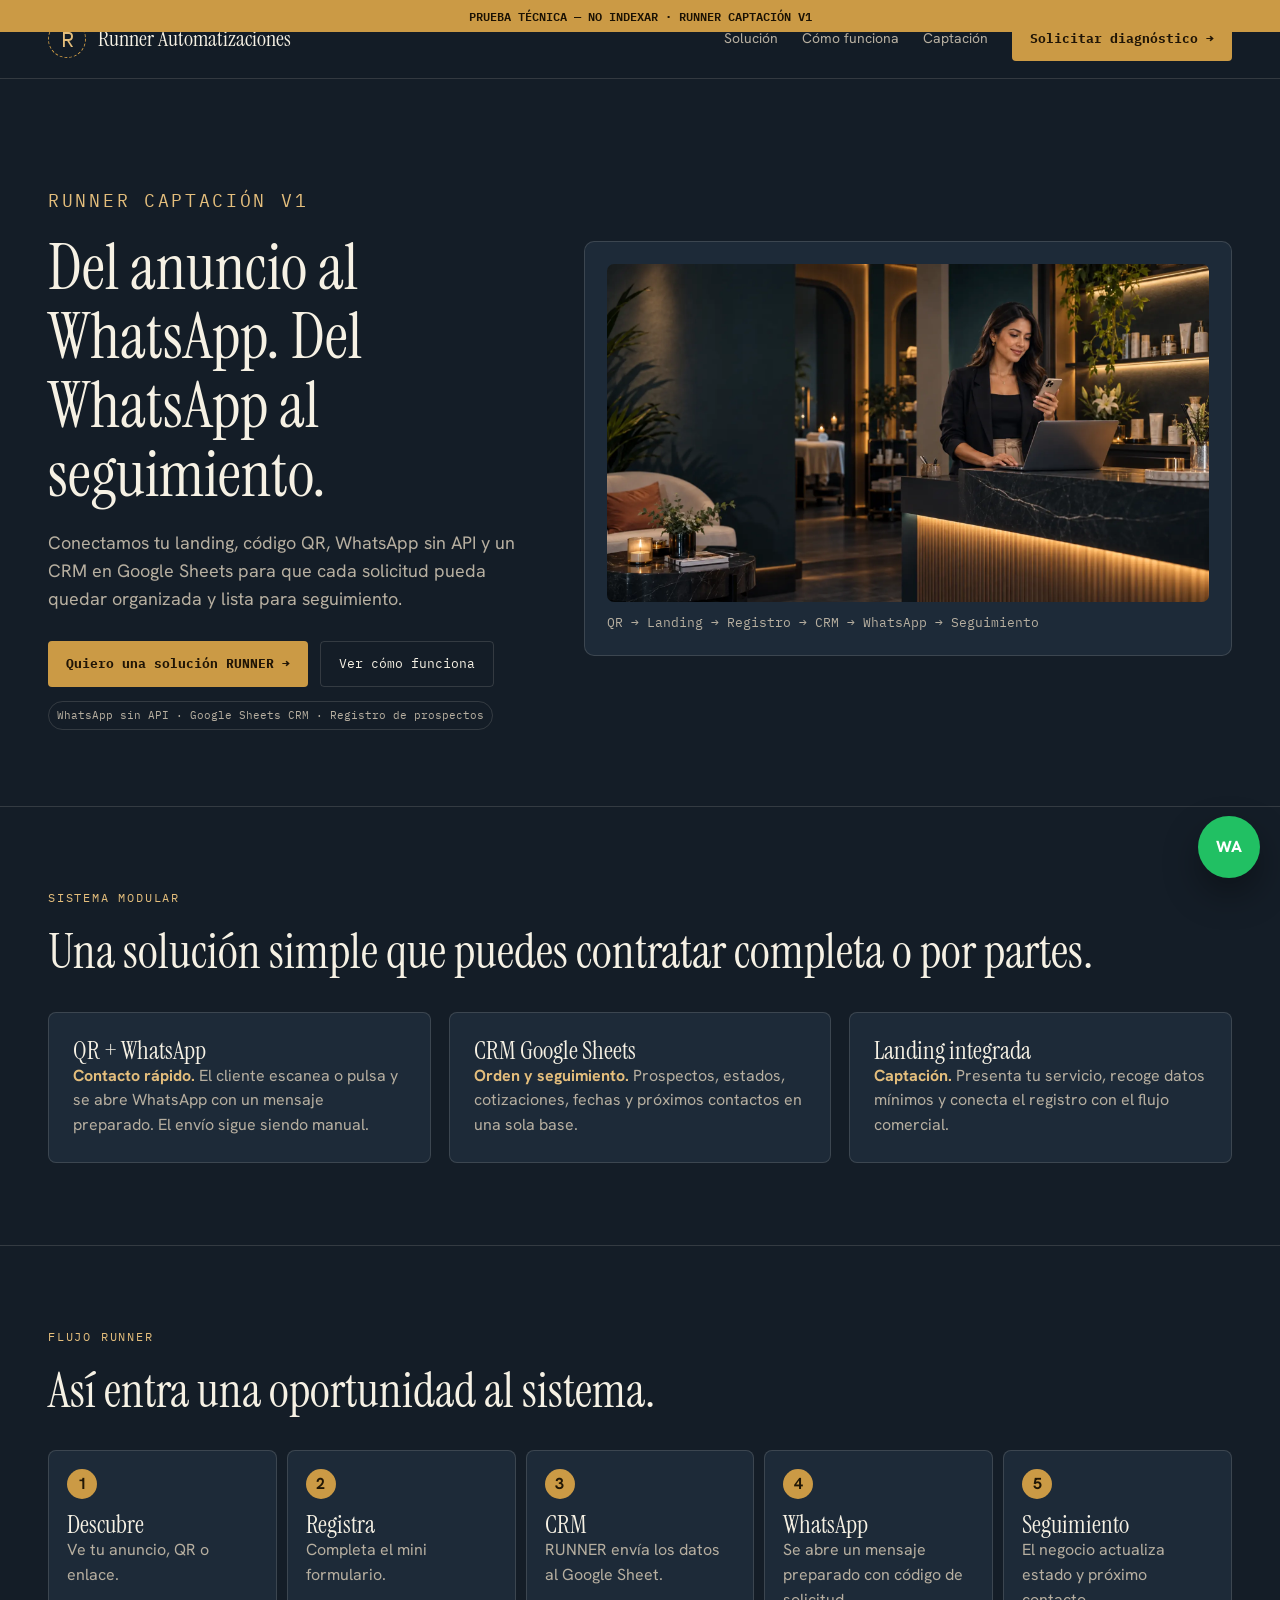
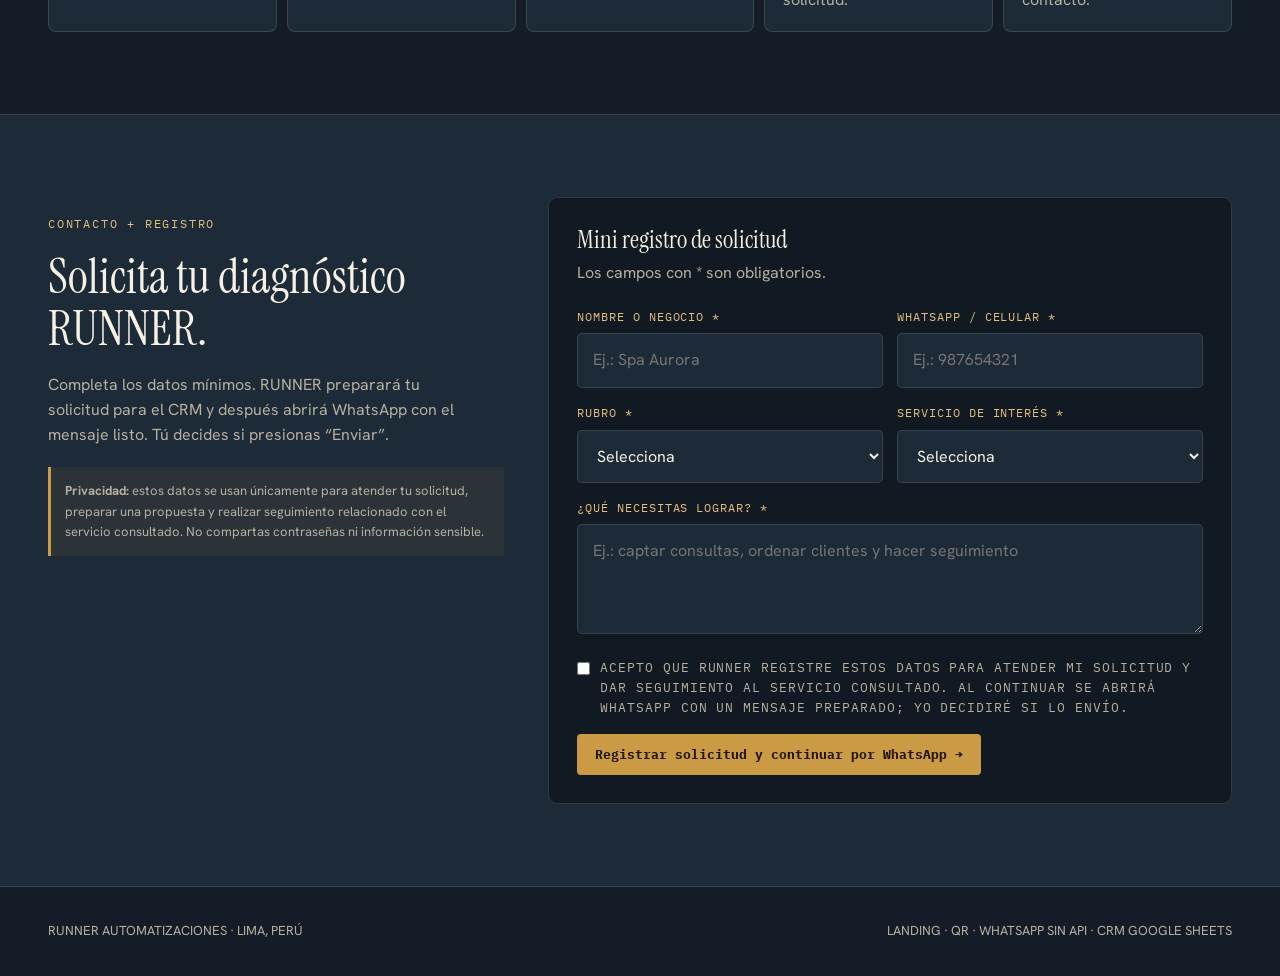
<file: captacion-prueba.html>
<!DOCTYPE html>
<html lang="es-PE">
<head>
<meta charset="UTF-8">
<meta name="viewport" content="width=device-width, initial-scale=1.0">
<meta name="google-site-verification" content="_s5GZPxRnAsTz0yjgh4Mi1SHz-yWGqw6C7h3D4b6KUw">
<title>PRUEBA PRIVADA · RUNNER Captación v1</title>
<meta name="description" content="RUNNER conecta tu landing, WhatsApp sin API y CRM en Google Sheets para captar y dar seguimiento a posibles clientes.">
<meta name="robots" content="noindex,nofollow">
<meta name="author" content="Runner Automatizaciones">
<link rel="canonical" href="https://wily-2024.github.io/runner-landing/">
<meta property="og:type" content="website">
<meta property="og:locale" content="es_PE">
<meta property="og:site_name" content="Runner Automatizaciones">
<meta property="og:title" content="RUNNER Captación v1">
<meta property="og:description" content="QR + Landing + WhatsApp sin API + CRM Google Sheets, integrados para captar y seguir clientes.">
<meta property="og:url" content="https://wily-2024.github.io/runner-landing/">
<meta property="og:image" content="https://wily-2024.github.io/runner-landing/assets/runner-og.jpg">
<link rel="preconnect" href="https://fonts.googleapis.com">
<link rel="preconnect" href="https://fonts.gstatic.com" crossorigin>
<link href="https://fonts.googleapis.com/css2?family=Instrument+Serif:ital@0;1&family=Hanken+Grotesk:wght@400;500;600;700;800&family=IBM+Plex+Mono:wght@400;500;600&display=swap" rel="stylesheet">
<style>
:root{--ink:#141D27;--ink2:#1D2A38;--ink3:#26374A;--paper:#F1EAD9;--gold:#CB9A45;--gold2:#E4BE7C;--turq:#3F9384;--text:#F6F1E4;--muted:#B7AFA0;--line:rgba(246,241,228,.14);--display:'Instrument Serif',Georgia,serif;--body:'Hanken Grotesk',Arial,sans-serif;--mono:'IBM Plex Mono',monospace}
*{box-sizing:border-box;margin:0;padding:0}html{scroll-behavior:smooth}body{background:var(--ink);color:var(--muted);font-family:var(--body);line-height:1.55}a{text-decoration:none;color:inherit}.wrap{max-width:1240px;margin:auto;padding:0 28px}header{position:sticky;top:0;z-index:30;background:rgba(20,29,39,.92);backdrop-filter:blur(10px);border-bottom:1px solid var(--line)}header .wrap{height:78px;display:flex;align-items:center;justify-content:space-between;gap:24px}.brand{display:flex;align-items:center;gap:12px;color:var(--text);font-family:var(--display);font-size:22px}.brand-mark{width:38px;height:38px;border:1.5px dashed var(--gold);border-radius:50%;display:grid;place-items:center;color:var(--gold2);font-family:var(--mono)}nav{display:flex;gap:24px;align-items:center}nav a{font-size:14px}.btn{display:inline-flex;align-items:center;justify-content:center;gap:8px;padding:12px 18px;border-radius:4px;border:0;cursor:pointer;font-family:var(--mono);font-size:13px}.btn-primary{background:var(--gold);color:#201506;font-weight:700}.btn-ghost{border:1px solid var(--line);color:var(--text)}.hero{padding:88px 0 76px;border-bottom:1px solid var(--line)}.hero-grid{display:grid;grid-template-columns:.86fr 1.14fr;gap:48px;align-items:center}.eyebrow{font-family:var(--mono);font-size:12px;letter-spacing:.15em;text-transform:uppercase;color:var(--gold2);margin-bottom:18px}h1,h2,h3{font-family:var(--display);font-weight:400;color:var(--text);line-height:1.08}h1{font-size:clamp(38px,5vw,68px)}h2{font-size:clamp(30px,4vw,48px)}h3{font-size:25px}.hero p{font-size:18px;max-width:55ch;margin-top:20px}.hero-ctas{display:flex;gap:12px;flex-wrap:wrap;margin-top:28px}.route{background:var(--ink2);border:1px solid var(--line);padding:22px;border-radius:10px}.route img{width:100%;border-radius:7px;display:block}.route small{display:block;margin-top:10px;font-family:var(--mono)}.section{padding:82px 0;border-bottom:1px solid var(--line)}.grid3{display:grid;grid-template-columns:repeat(3,1fr);gap:18px;margin-top:34px}.card{background:var(--ink2);border:1px solid var(--line);border-radius:8px;padding:24px}.card strong{color:var(--gold2)}.flow{display:grid;grid-template-columns:repeat(5,1fr);gap:10px;margin-top:34px}.step{padding:18px;border:1px solid var(--line);border-radius:8px;background:var(--ink2)}.step b{display:inline-grid;place-items:center;width:30px;height:30px;border-radius:50%;background:var(--gold);color:#211706;margin-bottom:12px}.capture{background:var(--ink2)}.capture-grid{display:grid;grid-template-columns:.8fr 1.2fr;gap:44px;align-items:start}.capture-copy p{margin-top:18px;max-width:48ch}.privacy-note{font-size:13px;margin-top:20px;padding:14px;border-left:3px solid var(--gold);background:rgba(203,154,69,.08)}form{background:#111A23;border:1px solid var(--line);border-radius:9px;padding:28px}.form-help{margin:8px 0 22px}.field{margin-bottom:16px}label{display:block;font-family:var(--mono);font-size:12px;text-transform:uppercase;letter-spacing:.08em;color:var(--gold2);margin-bottom:7px}input,select,textarea{width:100%;background:var(--ink2);border:1px solid rgba(246,241,228,.12);border-radius:5px;padding:14px 15px;color:var(--text);font:inherit;outline:none}textarea{min-height:110px;resize:vertical}input:focus,select:focus,textarea:focus{border-color:var(--gold)}.two{display:grid;grid-template-columns:1fr 1fr;gap:14px}.consent{display:flex;gap:10px;align-items:flex-start;margin:16px 0}.consent input{width:auto;margin-top:4px}.consent span{font-size:13px;color:var(--muted)}.status{display:none;margin-top:14px;padding:12px;border-radius:5px;font-size:14px}.status.show{display:block}.ok{background:rgba(63,147,132,.16);border:1px solid rgba(63,147,132,.5)}.warn{background:rgba(203,154,69,.12);border:1px solid rgba(203,154,69,.5)}.err{background:rgba(193,94,54,.14);border:1px solid rgba(193,94,54,.55)}.badge{display:inline-block;font-family:var(--mono);font-size:11px;padding:5px 8px;border:1px solid var(--line);border-radius:99px;margin-top:14px}footer{padding:34px 0}.foot{display:flex;justify-content:space-between;gap:20px;flex-wrap:wrap;font-size:13px}.wa-float{position:fixed;right:20px;bottom:22px;width:62px;height:62px;border-radius:50%;background:#21C063;display:grid;place-items:center;color:white;font-weight:800;box-shadow:0 16px 35px rgba(0,0,0,.35);z-index:40}@media(max-width:900px){nav a:not(.btn){display:none}.hero-grid,.capture-grid{grid-template-columns:1fr}.grid3{grid-template-columns:1fr}.flow{grid-template-columns:1fr 1fr}.hero{padding-top:58px}}@media(max-width:600px){.wrap{padding:0 18px}.two{grid-template-columns:1fr}.flow{grid-template-columns:1fr}header .wrap{height:68px}.brand{font-size:18px}}
</style>
</head>
<body>
<div style="position:fixed;top:0;left:0;right:0;z-index:9999;background:#CB9A45;color:#1B1204;text-align:center;padding:6px;font:600 12px IBM Plex Mono,monospace">PRUEBA TÉCNICA — NO INDEXAR · RUNNER CAPTACIÓN V1</div>
<header><div class="wrap"><a class="brand" href="#top"><span class="brand-mark">R</span>Runner Automatizaciones</a><nav><a href="#solucion">Solución</a><a href="#flujo">Cómo funciona</a><a href="#captacion">Captación</a><a class="btn btn-primary" href="#captacion" data-service="Landing + QR + WhatsApp + CRM">Solicitar diagnóstico →</a></nav></div></header>
<main id="top">
<section class="hero"><div class="wrap hero-grid"><div><p class="eyebrow">RUNNER CAPTACIÓN V1</p><h1>Del anuncio al WhatsApp. Del WhatsApp al seguimiento.</h1><p>Conectamos tu landing, código QR, WhatsApp sin API y un CRM en Google Sheets para que cada solicitud pueda quedar organizada y lista para seguimiento.</p><div class="hero-ctas"><a class="btn btn-primary" href="#captacion" data-service="Landing + QR + WhatsApp + CRM">Quiero una solución RUNNER →</a><a class="btn btn-ghost" href="#flujo">Ver cómo funciona</a></div><span class="badge">WhatsApp sin API · Google Sheets CRM · Registro de prospectos</span></div><div class="route"><img src="assets/runner-hero-profesional.webp" alt="RUNNER integra landing, WhatsApp y CRM"><small>QR → Landing → Registro → CRM → WhatsApp → Seguimiento</small></div></div></section>
<section class="section" id="solucion"><div class="wrap"><p class="eyebrow">SISTEMA MODULAR</p><h2>Una solución simple que puedes contratar completa o por partes.</h2><div class="grid3"><article class="card"><h3>QR + WhatsApp</h3><p><strong>Contacto rápido.</strong> El cliente escanea o pulsa y se abre WhatsApp con un mensaje preparado. El envío sigue siendo manual.</p></article><article class="card"><h3>CRM Google Sheets</h3><p><strong>Orden y seguimiento.</strong> Prospectos, estados, cotizaciones, fechas y próximos contactos en una sola base.</p></article><article class="card"><h3>Landing integrada</h3><p><strong>Captación.</strong> Presenta tu servicio, recoge datos mínimos y conecta el registro con el flujo comercial.</p></article></div></div></section>
<section class="section" id="flujo"><div class="wrap"><p class="eyebrow">FLUJO RUNNER</p><h2>Así entra una oportunidad al sistema.</h2><div class="flow"><div class="step"><b>1</b><h3>Descubre</h3><p>Ve tu anuncio, QR o enlace.</p></div><div class="step"><b>2</b><h3>Registra</h3><p>Completa el mini formulario.</p></div><div class="step"><b>3</b><h3>CRM</h3><p>RUNNER envía los datos al Google Sheet.</p></div><div class="step"><b>4</b><h3>WhatsApp</h3><p>Se abre un mensaje preparado con código de solicitud.</p></div><div class="step"><b>5</b><h3>Seguimiento</h3><p>El negocio actualiza estado y próximo contacto.</p></div></div></div></section>
<section class="section capture" id="captacion"><div class="wrap capture-grid"><div class="capture-copy"><p class="eyebrow">CONTACTO + REGISTRO</p><h2>Solicita tu diagnóstico RUNNER.</h2><p>Completa los datos mínimos. RUNNER preparará tu solicitud para el CRM y después abrirá WhatsApp con el mensaje listo. Tú decides si presionas “Enviar”.</p><div class="privacy-note"><strong>Privacidad:</strong> estos datos se usan únicamente para atender tu solicitud, preparar una propuesta y realizar seguimiento relacionado con el servicio consultado. No compartas contraseñas ni información sensible.</div></div>
<form id="runnerCaptureForm" novalidate><h3>Mini registro de solicitud</h3><p class="form-help">Los campos con * son obligatorios.</p><div class="two"><div class="field"><label for="leadName">Nombre o negocio *</label><input id="leadName" name="nombre" maxlength="70" autocomplete="organization" placeholder="Ej.: Spa Aurora" required></div><div class="field"><label for="leadPhone">WhatsApp / celular *</label><input id="leadPhone" name="telefono" inputmode="tel" autocomplete="tel" placeholder="Ej.: 987654321" required></div></div><div class="two"><div class="field"><label for="leadSector">Rubro *</label><select id="leadSector" name="rubro" required><option value="">Selecciona</option><option>Belleza / bienestar</option><option>Salud / consultorio</option><option>Gastronomía</option><option>Comercio / tienda</option><option>Servicios profesionales</option><option>Hogar / mantenimiento</option><option>Educación</option><option>Turismo / hospedaje</option><option>Otro negocio / servicio</option></select></div><div class="field"><label for="leadService">Servicio de interés *</label><select id="leadService" name="servicio" required><option value="">Selecciona</option><option>Landing page</option><option>QR + WhatsApp sin API</option><option>CRM Google Sheets</option><option>QR + WhatsApp + CRM</option><option>Landing + QR + WhatsApp + CRM</option><option>Mejora de landing o CRM existente</option><option>Otro servicio digital</option></select></div></div><div class="field"><label for="leadGoal">¿Qué necesitas lograr? *</label><textarea id="leadGoal" name="objetivo" maxlength="400" placeholder="Ej.: captar consultas, ordenar clientes y hacer seguimiento" required></textarea></div><label class="consent"><input type="checkbox" id="leadConsent" required><span>Acepto que RUNNER registre estos datos para atender mi solicitud y dar seguimiento al servicio consultado. Al continuar se abrirá WhatsApp con un mensaje preparado; yo decidiré si lo envío.</span></label><button class="btn btn-primary" id="submitLead" type="submit">Registrar solicitud y continuar por WhatsApp →</button><div id="formStatus" class="status" role="status" aria-live="polite"></div></form></div></section>
</main><footer><div class="wrap foot"><span>RUNNER AUTOMATIZACIONES · LIMA, PERÚ</span><span>LANDING · QR · WHATSAPP SIN API · CRM GOOGLE SHEETS</span></div></footer><a class="wa-float" href="#captacion" aria-label="Solicitar información por WhatsApp" data-service="Landing + QR + WhatsApp + CRM">WA</a>
<script>
const RUNNER={whatsapp:'51936554768',version:'RUNNER Captación v1',appsScriptUrl:'https://script.google.com/macros/s/AKfycbyDVAY7MBQrGnwFHIVBrR_RFLBU0r-AhrCnxRPRj_iM6pKq0Pa_gCVogY7_1ynVX_9Kdw/exec'};
const form=document.getElementById('runnerCaptureForm'),statusBox=document.getElementById('formStatus'),submitBtn=document.getElementById('submitLead'),serviceSelect=document.getElementById('leadService');
document.querySelectorAll('[data-service]').forEach(el=>el.addEventListener('click',()=>{const value=el.dataset.service;if([...serviceSelect.options].some(o=>o.value===value))serviceSelect.value=value}));
function showStatus(text,type='ok'){statusBox.textContent=text;statusBox.className='status show '+type}
function normalizePhone(value){let d=String(value||'').replace(/\D/g,'');if(d.startsWith('51')&&d.length===11)return d;if(d.length===9)return'51'+d;return''}
function makeId(){const d=new Date(),p=n=>String(n).padStart(2,'0'),stamp=d.getFullYear()+p(d.getMonth()+1)+p(d.getDate())+'-'+p(d.getHours())+p(d.getMinutes())+p(d.getSeconds());return'RUN-'+stamp+'-'+Math.random().toString(36).slice(2,5).toUpperCase()}
function getTracking(){const q=new URLSearchParams(location.search);return{origen:q.get('utm_source')||q.get('source')||'Runner Landing',campana:q.get('utm_campaign')||q.get('campaign')||'',cta:document.activeElement&&document.activeElement.dataset?(document.activeElement.dataset.service||'Formulario captación'):'Formulario captación'}}
async function sendToCRM(payload){if(!RUNNER.appsScriptUrl||!/^https:\/\/script\.google\.com\//.test(RUNNER.appsScriptUrl))throw new Error('CRM_NOT_CONFIGURED');await fetch(RUNNER.appsScriptUrl,{method:'POST',mode:'no-cors',headers:{'Content-Type':'text/plain;charset=utf-8'},body:JSON.stringify(payload)})}
function backupLocal(payload){try{const key='runner_leads_backup',arr=JSON.parse(localStorage.getItem(key)||'[]');arr.push(payload);localStorage.setItem(key,JSON.stringify(arr.slice(-30)))}catch(_){}}
form.addEventListener('submit',async e=>{e.preventDefault();if(!form.reportValidity())return;const phone=normalizePhone(document.getElementById('leadPhone').value);if(!phone){showStatus('Revisa el número de WhatsApp. Usa 9 dígitos en Perú.','err');document.getElementById('leadPhone').focus();return}const tracking=getTracking(),payload={id:makeId(),nombre:document.getElementById('leadName').value.trim(),telefono:phone,rubro:document.getElementById('leadSector').value,servicio:serviceSelect.value,objetivo:document.getElementById('leadGoal').value.trim(),consentimiento:document.getElementById('leadConsent').checked,origen:tracking.origen,campana:tracking.campana,cta:tracking.cta,urlOrigen:location.href,version:RUNNER.version};submitBtn.disabled=true;submitBtn.textContent='Registrando solicitud…';backupLocal(payload);try{await sendToCRM(payload);showStatus('Solicitud preparada. Ahora se abrirá WhatsApp para que revises y envíes el mensaje.','ok')}catch(err){showStatus(err.message==='CRM_NOT_CONFIGURED'?'La landing ya está preparada, pero falta activar la conexión con Google Sheets. WhatsApp se abrirá igualmente.':'No pudimos confirmar el registro en el CRM. Guardamos una copia local y abriremos WhatsApp.','warn')}const message=['Hola RUNNER, quiero solicitar información.','Código: '+payload.id,'Nombre / negocio: '+payload.nombre,'Rubro: '+payload.rubro,'Servicio: '+payload.servicio,'Necesidad: '+payload.objetivo].join('\n'),wa='https://wa.me/'+RUNNER.whatsapp+'?text='+encodeURIComponent(message);setTimeout(()=>window.open(wa,'_blank','noopener'),450);submitBtn.disabled=false;submitBtn.textContent='Registrar solicitud y continuar por WhatsApp →'});
</script></body></html>
</file>
